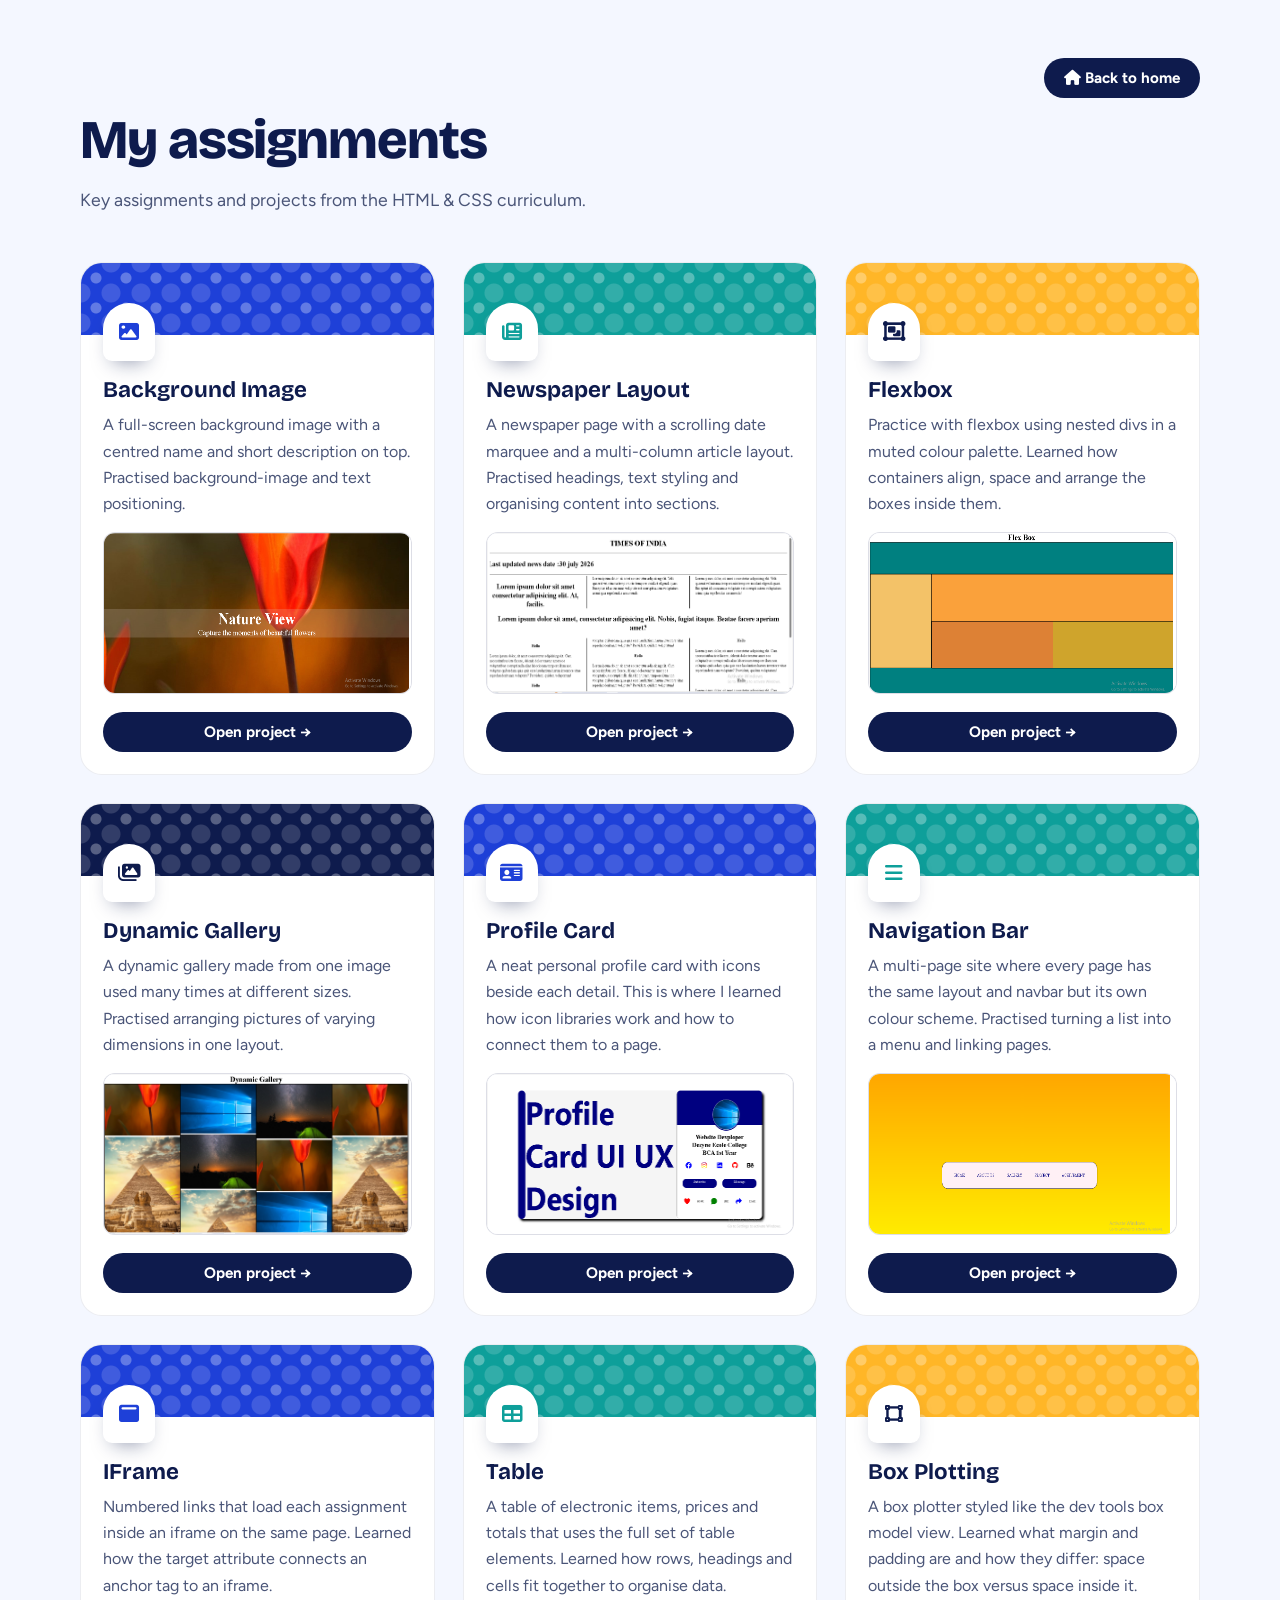
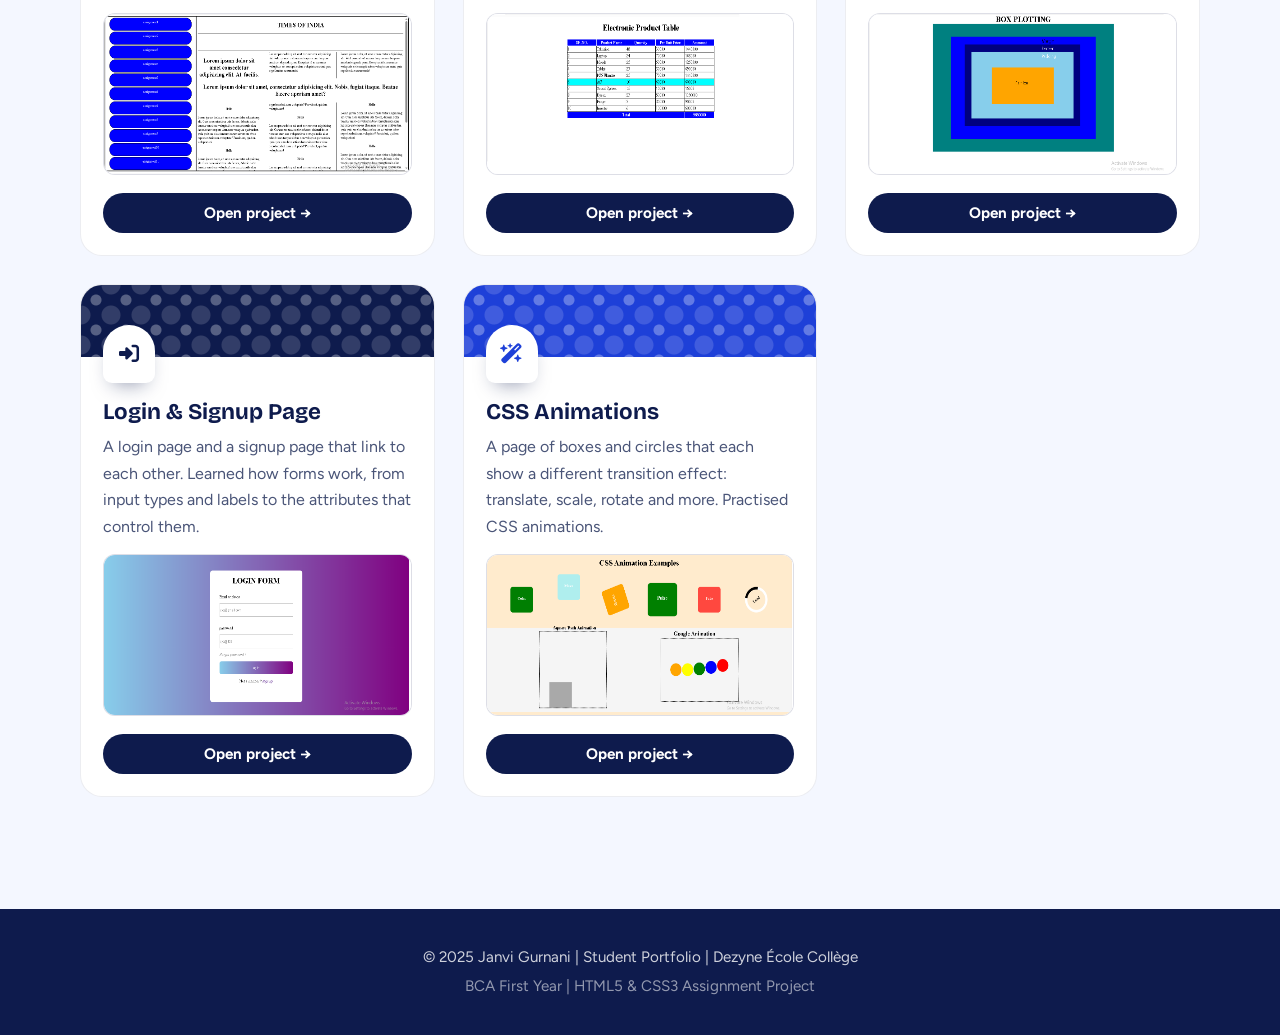
<file: Assignment_Page.html>
<!DOCTYPE html>
<html lang="en">
<head>
    <meta charset="UTF-8">
    <meta name="viewport" content="width=device-width, initial-scale=1.0">
    <title>Assignments | Janvi Gurnani</title>
    <link rel="stylesheet" href="style.css">
    <link href="https://fonts.googleapis.com/css2?family=Bricolage+Grotesque:opsz,wght@12..96,200..800&family=Figtree:ital,wght@0,300..900;1,300..900&display=swap" rel="stylesheet">
    <link rel="stylesheet" href="https://cdnjs.cloudflare.com/ajax/libs/font-awesome/6.4.0/css/all.min.css">
</head>
<body class="assignments-page">
    <!-- <header>
        <div class="navbar">
            <a class="logo" href="index.html">
                <span class="dot"></span>
                <span class="name">Janvi Gurnani</span>
            </a>
            <nav>
                <ul>
                    <li><a href="index.html#home">Home</a></li>
                    <li><a href="index.html#about">About</a></li>
                    <li><a href="index.html#skills">Skills</a></li>
                    <li><a href="index.html#myassignments">Assignments</a></li>
                    <li><a class="blue" href="index.html#contact-me">Contact</a></li>
                </ul>
            </nav>
        </div>
    </header> -->
    <main>
<section class="assignment" id="myassignments">
  <div class="assignment-grid">
    <a class="back-btn" href="index.html">
      <i class="fas fa-house"></i> Back to home
    </a>
    <h2 class="page-title">My assignments</h2>
    <p class="page-lead">Key assignments and projects from the HTML &amp; CSS curriculum.</p>
    <div class="assign-grid">
    <article class="card" id="project-1">
      <!-- PUT YOUR ASSIGNMENT PATH IN href BELOW (this one link makes the whole card clickable) -->
      <a class="card-link" href="assets/Janvi Ass-1/Nature view.html"></a>
      <div class="card-top">
        <div class="card-icon">
          <i class="fas fa-image"></i>
        </div>
      </div>
      <div class="card-body">
        <h3>Background Image</h3>
        <p class="task">A full-screen background image with a centred name and short description on top. Practised background-image and text positioning.</p>
        <div class="shot">
          <div class="shot-view">
            <img src="assets/picture/ass-1.jpg" alt="Background Image">
          </div>
        </div>
        <span class="open-btn">Open project →</span>
      </div>
      </article>
      <article class="card" id="project-2">
        <a class="card-link" href="assets/Janvi Ass-2/newspaper.HTML"></a>
        <div class="card-top t2">
          <div class="card-icon">
            <i class="fas fa-newspaper"></i>
          </div>
        </div>
        <div class="card-body">
          <h3>Newspaper Layout</h3>
          <p class="task">A newspaper page with a scrolling date marquee and a multi-column article layout. Practised headings, text styling and organising content into sections.</p>
          <div class="shot">
            <div class="shot-view">
              <img src="assets/picture/ass-2.jpg" alt="">
            </div>
          </div>
          <span class="open-btn">Open project →</span>
        </div>
      </article>
      <article class="card" id="project-3">
        <a class="card-link" href="assets/Janvi Ass-3/flexbox.html"></a>
        <div class="card-top t3">
          <div class="card-icon">
            <i class="fas fa-object-group"></i>
          </div>
        </div>
        <div class="card-body">
          <h3>Flexbox</h3>
          <p class="task">Practice with flexbox using nested divs in a muted colour palette. Learned how containers align, space and arrange the boxes inside them.</p>
          <div class="shot">
            <div class="shot-view">
              <img src="assets/picture/ass-3.jpg" alt="">
            </div>
          </div>
          <span class="open-btn">Open project →</span>
        </div>
      </article>
      <article class="card" id="project-4">
        <a class="card-link" href="assets/Janvi Ass-4/dynamic.html"></a>
        <div class="card-top t4">
          <div class="card-icon">
            <i class="fas fa-images"></i>
          </div>
        </div>
        <div class="card-body">
          <h3>Dynamic Gallery</h3>
          <p class="task">A dynamic gallery made from one image used many times at different sizes. Practised arranging pictures of varying dimensions in one layout.</p>
          <div class="shot">
            <div class="shot-view">
              <img src="assets/picture/ass-4.jpg" alt="">
            </div>
          </div>
          <span class="open-btn">Open project →</span>
        </div>
      </article>
      <article class="card" id="project-5">
        <a class="card-link" href="assets/Janvi Ass-5/profile card.html"></a>
        <div class="card-top t5">
          <div class="card-icon">
            <i class="fas fa-id-card"></i>
          </div>
        </div>
        <div class="card-body">
          <h3>Profile Card</h3>
          <p class="task">A neat personal profile card with icons beside each detail. This is where I learned how icon libraries work and how to connect them to a page.</p>
          <div class="shot">
            <div class="shot-view">
              <img src="assets/picture/ass-5.jpg" alt="">
            </div>
          </div>
          <span class="open-btn">Open project →</span>
        </div>
      </article>
      <article class="card" id="project-6">
        <a class="card-link" href="aassets/Janvi Ass-6/home.html"></a>
        <div class="card-top t6">
          <div class="card-icon">
            <i class="fas fa-bars"></i>
          </div>
        </div>
        <div class="card-body">
          <h3>Navigation Bar</h3>
          <p class="task">A multi-page site where every page has the same layout and navbar but its own colour scheme. Practised turning a list into a menu and linking pages.</p>
          <div class="shot">
            <div class="shot-view">
              <img src="assets/picture/ass-6.jpg" alt="">
            </div>
          </div>
          <span class="open-btn">Open project →</span>
        </div>
      </article>
      <article class="card" id="project-7">
        <a class="card-link" href="assets/Janvi Ass-7/iframe.html"></a>
        <div class="card-top">
          <div class="card-icon">
            <i class="fas fa-window-maximize"></i>
          </div>
        </div>
        <div class="card-body">
          <h3>IFrame</h3>
          <p class="task">Numbered links that load each assignment inside an iframe on the same page. Learned how the target attribute connects an anchor tag to an iframe.</p>
          <div class="shot">
            <div class="shot-view">
              <img src="assets/picture/ass-7.jpg" alt="">
            </div>
          </div>
          <span class="open-btn">Open project →</span>
        </div>
      </article>
      <article class="card" id="project-8">
        <a class="card-link" href="assets/Janvi Ass-8/table.html"></a>
        <div class="card-top t2">
          <div class="card-icon">
            <i class="fas fa-table"></i>
          </div>
        </div>
        <div class="card-body">
          <h3>Table</h3>
          <p class="task">A table of electronic items, prices and totals that uses the full set of table elements. Learned how rows, headings and cells fit together to organise data.</p>
          <div class="shot">
            <div class="shot-view">
              <img src="assets/picture/ass-8.jpg" alt="">
            </div>
          </div>
          <span class="open-btn">Open project →</span>
        </div>
      </article>
      <article class="card" id="project-9">
        <a class="card-link" href="assets/Janvi Ass-9/box.html"></a>
        <div class="card-top t3">
          <div class="card-icon">
            <i class="fas fa-vector-square"></i>
          </div>
        </div>
        <div class="card-body">
          <h3>Box Plotting</h3>
          <p class="task">A box plotter styled like the dev tools box model view. Learned what margin and padding are and how they differ: space outside the box versus space inside it.</p>
          <div class="shot">
            <div class="shot-view">
              <img src="assets/picture/ass-9.jpg" alt="">
            </div>
          </div>
          <span class="open-btn">Open project →</span>
        </div>
      </article>
      <article class="card" id="project-10">
        <a class="card-link" href="assets/Janvi Ass-10/login form.html"></a>
        <div class="card-top t4">
          <div class="card-icon">
            <i class="fas fa-right-to-bracket"></i>
          </div>
        </div>
        <div class="card-body">
          <h3>Login &amp; Signup Page</h3>
          <p class="task">A login page and a signup page that link to each other. Learned how forms work, from input types and labels to the attributes that control them.</p>
          <div class="shot">
            <div class="shot-view">
              <img src="assets/picture/ass-10.jpg" alt="">
            </div>
          </div>
          <span class="open-btn">Open project →</span>
        </div>
      </article>
      <article class="card" id="project-11">
        <a class="card-link" href="assets/Janvi Ass-11/animation.html"></a>
        <div class="card-top t5">
          <div class="card-icon">
            <i class="fas fa-wand-magic-sparkles"></i>
          </div>
        </div>
        <div class="card-body">
          <h3>CSS Animations</h3>
          <p class="task">A page of boxes and circles that each show a different transition effect: translate, scale, rotate and more. Practised CSS animations.</p>
          <div class="shot">
            <div class="shot-view">
              <img src="assets/picture/ass-11.jpg" alt="">
            </div>
          </div>

          <span class="open-btn">Open project →</span>
        </div>
      </article>
    </div>
  </div>
</section>
    </main>
<footer>
  <p>© 2025 Janvi Gurnani | Student Portfolio | Dezyne École Collège</p>
  <p>BCA First Year | HTML5 &amp; CSS3 Assignment Project</p>
</footer>

</body>
</html>
</file>
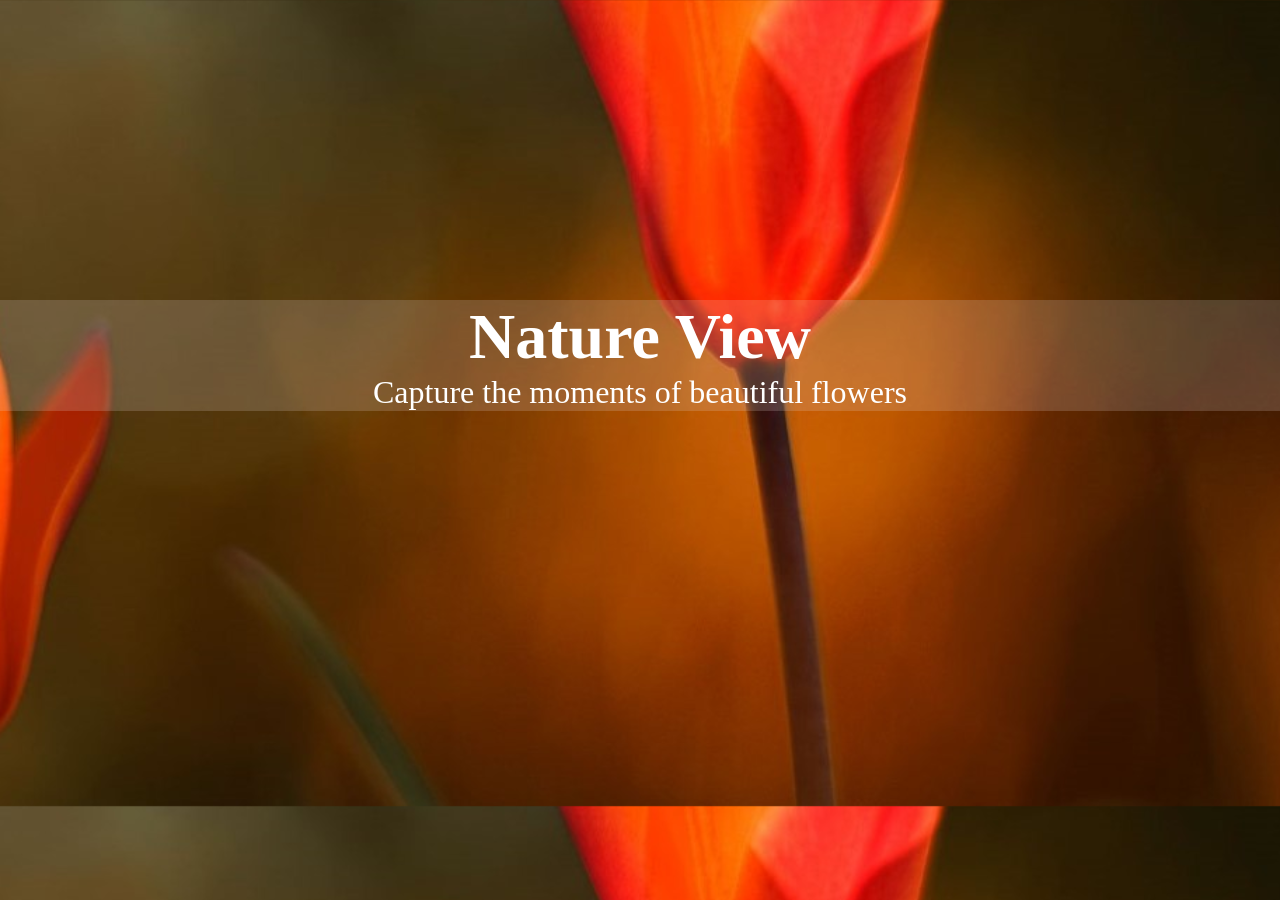
<file: assets/Janvi Ass-1/Nature view.html>
<!DOCTYPE html>
<html lang="en">
<head>
    <meta charset="UTF-8">
    <meta name="viewport" content="width=device-width, initial-scale=1.0">
    <title>Document</title>
      <style> 
          body{
            background-image: url(Capture\ 1.PNG);
            background-size:cover;
          }
          .box{
            text-align: center;
            margin-top: 300px;
            color:white;
            background-color: rgba(223, 211, 211, 0.2);
            font-size: xx-large;
          }   
          *{
            margin: 0;
            padding: 0;
          }
        </style>
</head>
<body>
   <div class="box">
    <h1>Nature View</h1>
    <p>Capture the moments of beautiful flowers</p>
   </div>
</body>
</html>
</file>
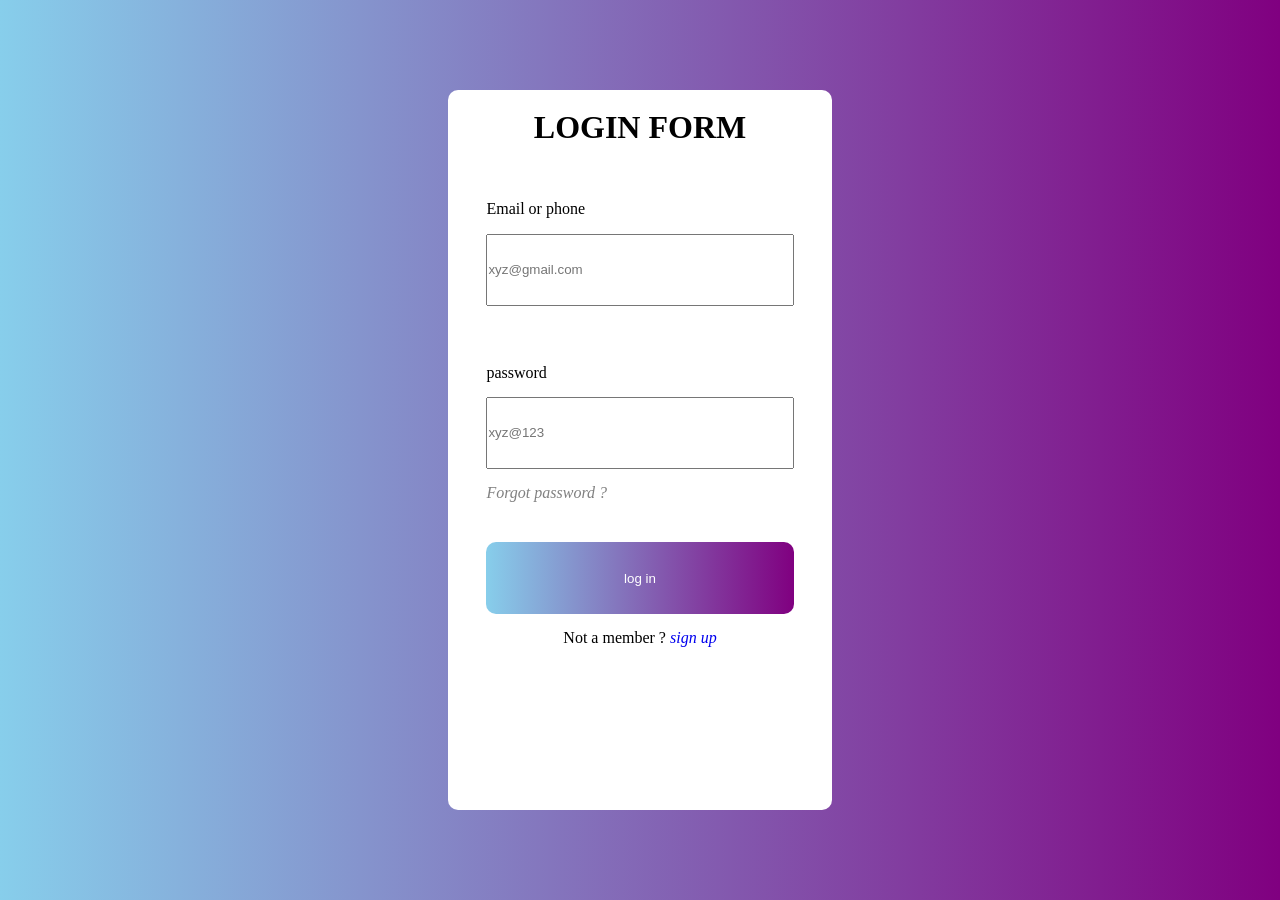
<file: assets/Janvi Ass-10/login form.html>
<!DOCTYPE html>
<html lang="en">
<head>
    <meta charset="UTF-8">
    <meta name="viewport" content="width=device-width, initial-scale=1.0">
    <title>Document</title>
    <link rel="stylesheet" href="signup.html">
    <style>
        *{
            margin: 0;
            padding: 0;
            box-sizing: border-box;
        }
        body{
            height: 100vh;
            display: flex;
            justify-content: center;
            align-items: center;
            background:linear-gradient(90deg,skyblue,purple);
        }
        form{
            height: 80%;
            width: 30%;
            border-radius: 10px; 
            background-color: white;
        }
        .email,.password,.login{
            /* border: 1px solid black; */
            width: 80%;
            height: 20%;
            margin: auto;
            margin-top: 5%;
        }
        h1{
            height: 10%;
            margin-top: 5%;
        }
        input{
            margin-top: 5%;
            width: 100%;
            height: 50%;
        }
        p{
            margin-top: 5%;
        }
        #login{
            background:linear-gradient(90deg,skyblue,purple);
            border: none;
            border-radius: 10px;
            color: white;
        }
        .password>p{
            color: grey;
            font-style: italic;
        }
        .login>p{
            text-align: center;
        }
        a{
            text-decoration: none;
            font-style: italic;
        }

    </style>
</head>
<body>
        <form action="">
            <h1 align="center">LOGIN FORM</h1>
            <div class="email">
                <label for=""> Email or phone</label>
                <input type="email" placeholder="xyz@gmail.com">
            </div>
             <div class="password">
                <label for=""> password</label>
                <input type="password" placeholder="xyz@123">
                <p>Forgot password ?</p>
            </div>
            <div class="login">
                <input type="button" value="log in" id="login">
                <p>Not a member ? <a href="signup.html"> sign up</a></p>
            </div>
        </form>
</body>
</html>
</file>
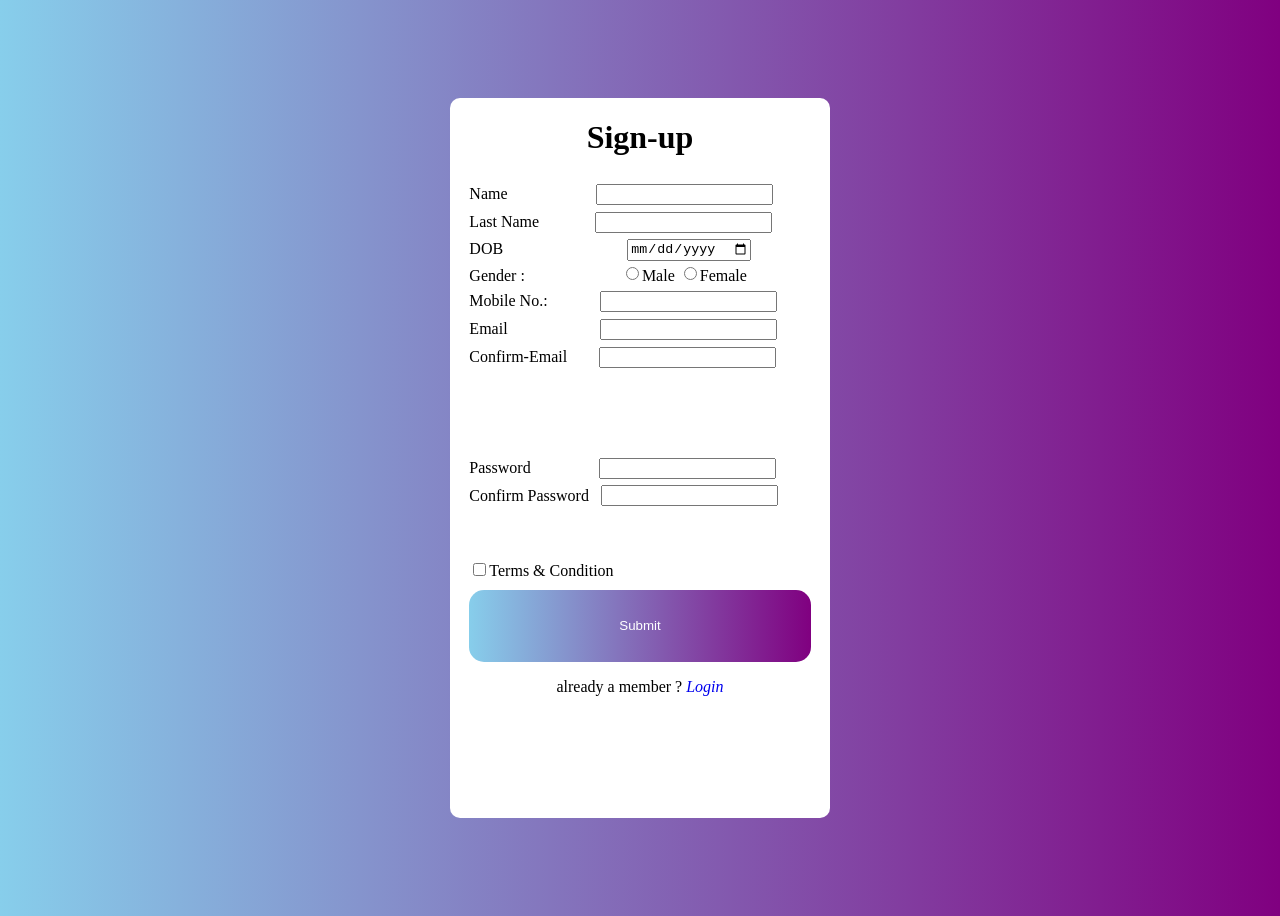
<file: assets/Janvi Ass-10/signup.html>
<!DOCTYPE html>
<html lang="en">
<head>
    <meta charset="UTF-8">
    <meta name="viewport" content="width=device-width, initial-scale=1.0">
    <title>Document</title>
    <style>
        body{
            height: 100vh;
            background: linear-gradient(90deg,skyblue,purple);
            display: flex;
            align-items: center;
            justify-content: center;
        }
        form{
            height: 80%;
            width: 30%;
            background-color: white;
            border-radius: 10px;
        }
        h1{
            height: 5%;
            /* border: 1px solid black; */
        }
        .basic{
            height: 37%;
            width: 90%;
            /* border: 1px solid black; */
            margin: auto;
            margin-top: 2%;
        }
        .password{
            height: 13%;
            width: 90%;
            /* border: 1px solid black; */
            margin: auto;
            margin-top: 2%;
        }
        input{
            margin-top: 2%;
        }
        .term{
            width: 90%;
            height: 20%;
            margin: auto;
            margin-top: 3%;
        }
        button{
            width: 100%;
            height: 50%;
            background: linear-gradient(90deg,skyblue,purple);
            color: white;
            margin-top: 3%;
            border: none;
            border-radius: 15px;
        }
        a{
            text-decoration: none;
        }

    </style>
</head>
<body> 
    <form action="">
        <h1 align="center">Sign-up</h1>
        <div class="basic">
            <label for="">Name</label>&nbsp;&nbsp;&nbsp;&nbsp;&nbsp;&nbsp;&nbsp;&nbsp;&nbsp;&nbsp;&nbsp;&nbsp;&nbsp;&nbsp;&nbsp;&nbsp;&nbsp;&nbsp;&nbsp;&nbsp;&nbsp;
            <input type="text"><br>
            <label for=""> Last Name</label>&nbsp;&nbsp;&nbsp;&nbsp;&nbsp;&nbsp;&nbsp;&nbsp;&nbsp;&nbsp;&nbsp;&nbsp;&nbsp;
            <input type="text"><br>
            <label for="">DOB</label>&nbsp;&nbsp;&nbsp;&nbsp;&nbsp;&nbsp;&nbsp;&nbsp;&nbsp;&nbsp;&nbsp;&nbsp;&nbsp;&nbsp;&nbsp;&nbsp;&nbsp;&nbsp;&nbsp;&nbsp;&nbsp;&nbsp;&nbsp;&nbsp;&nbsp;&nbsp;&nbsp;&nbsp;&nbsp;&nbsp;
            <input type="date"><br>
            <label for="">Gender :</label>&nbsp;&nbsp;&nbsp;&nbsp;&nbsp;&nbsp;&nbsp;&nbsp;&nbsp;&nbsp;&nbsp;&nbsp;&nbsp;&nbsp;&nbsp;&nbsp;&nbsp;&nbsp;&nbsp;&nbsp;&nbsp;&nbsp;&nbsp;
            <input type="radio" name="gender" id="">Male
            <input type="radio" name="gender" id="">Female<br>
            <label for="">Mobile No.:</label>&nbsp;&nbsp;&nbsp;&nbsp;&nbsp;&nbsp;&nbsp;&nbsp;&nbsp;&nbsp;&nbsp;&nbsp;
            <input type="tel"><br>
            <label for="">Email</label>&nbsp;&nbsp;&nbsp;&nbsp;&nbsp;&nbsp;&nbsp;&nbsp;&nbsp;&nbsp;&nbsp;&nbsp;&nbsp;&nbsp;&nbsp;&nbsp;&nbsp;&nbsp;&nbsp;&nbsp;&nbsp;&nbsp;
            <input type="email"><br>
            <label for="">Confirm-Email</label>&nbsp;&nbsp;&nbsp;&nbsp;&nbsp;&nbsp;&nbsp;
            <input type="email"><br>
        </div>
        <div class="password">
            <label for="">Password</label>&nbsp;&nbsp;&nbsp;&nbsp;&nbsp;&nbsp;&nbsp;&nbsp;&nbsp;&nbsp;&nbsp;&nbsp;&nbsp;&nbsp;&nbsp;&nbsp;
            <input type="password"><br>
            <label for=""> Confirm Password </label>&nbsp;
            <input type="password"><br>
        </div>
        <div class="term">
            <input type="checkbox" name="" id="box">Terms & Condition <br>
            <button>Submit</button>
            <p align="center">already a member ? <a href="loginup .html"><i>Login</i></a></p>
        </div>
    </form>

</body>
</html>
</file>
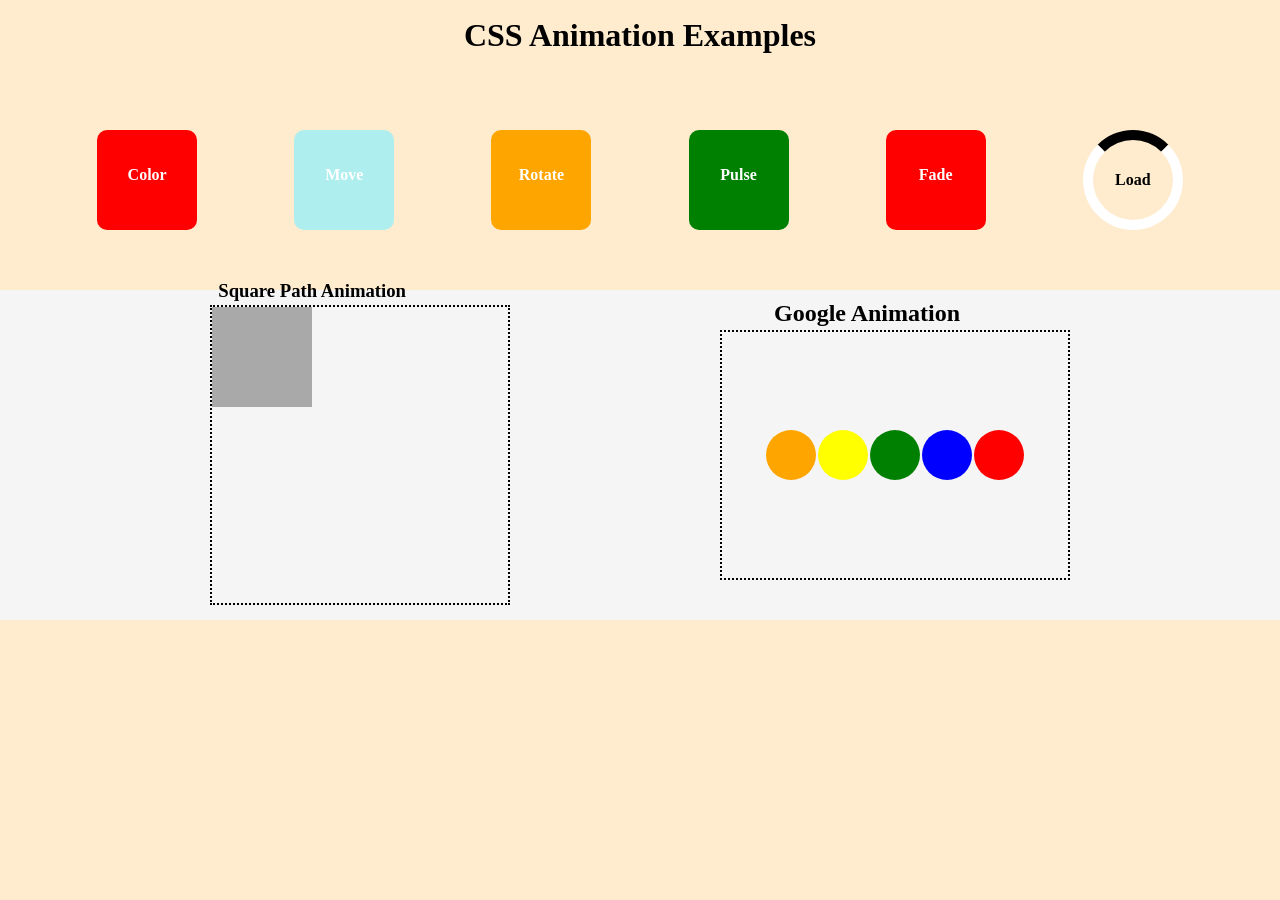
<file: assets/Janvi Ass-11/animation.html>
<!DOCTYPE html>
<html lang="en">
<head>
    <meta charset="UTF-8">
    <meta name="viewport" content="width=device-width, initial-scale=1.0">
    <title>Document</title>
    <style>
        body{
            background-color:blanchedalmond;
        }
        h1{
            text-align: center;
            line-height: 70px;
        }
        .con{
            height: 550px;
        }
        .top{
            height: 40%;
            width: 100%;
            /* background-color: aliceblue; */
            display: flex;
            align-items: center;
            justify-content: space-evenly;
        }
        .box1{
            height: 100px;
            width: 100px;
            background-color: red;
            border-radius: 10%;
            animation-name: color;
            animation-duration: 5s;
            animation-iteration-count: infinite;
        }
        @keyframes color{
            0%{
                background-color: red;
            }
            33%{
                background-color: blue;
            }
            66%{
                background-color: green;
            }
            100%{
                background-color: orange;
            }
        }
        .box2{
            height: 100px;
            width: 100px;
            background-color: paleturquoise;
            border-radius: 10%;
            animation-name: move;
            animation-duration: 5s;
            animation-iteration-count: infinite;
        }
        @keyframes move{
            0%{
                transform: translate(0,0);
            }
            33%{
                transform: translate(0,50px);
            }
            66%{
                transform: translate(0,-50px);
            }
            100%{
                transform: translate(0,0);
            }
        }
        .box3{
            height: 100px;
            width: 100px;
            background-color: orange;
            border-radius: 10%;
            animation-name: rotate;
            animation-duration: 5s;
            animation-iteration-count: infinite;
        }
        @keyframes rotate{
            0%{
                transform: rotate(0deg);
            }
            25%{
                transform: rotate(90deg);
            }
            50%{
                transform: rotate(180deg);
            }
            75%{
                transform: rotate(270deg);
            }
            100%{
                transform: rotate(360deg);
            }
        }
        .box4{
            height: 100px;
            width: 100px;
            background-color:green;
            border-radius: 10%;
            animation-name: pulse;
            animation-duration: 5s;
            animation-iteration-count: infinite;
        }
        @keyframes pulse{
            0%{
                transform: scale(1);
            }
            50%{
                transform: scale(1.5);
            }
            100%{
                transform: scale(1);
            }
        }
        .box5{
            height: 100px;
            width: 100px;
            background-color:red;
            border-radius: 10%;
            animation-name: fade;
            animation-duration: 5s;
        }
        @keyframes fade{
            0%{
                opacity: 1;
            }
            50%{
                opacity: .5;
            }
            100%{
                opacity: 1;
            }
        }
        .box6{
            height: 100px;
            width: 100px;
            border: 10px solid white;
            border-top: 10px solid black;
            border-radius: 50%;
            display: flex;
            align-items: center;
            justify-content: center;
            animation-name: unknown;
            animation-duration: 5s;
            animation-iteration-count: infinite;
        }
        @keyframes unknown{
            /* 0%{
                transform: rotate(0deg);
            } */
            to{
                transform: rotate(360deg);
            }
        }
        h4{
            text-align: center;
            color: white;
            line-height: 90px;
        }
        .bottom{
            height: 60%;
            width: 100%;
            background-color: whitesmoke;
            display: flex;
            align-items: center;
            justify-content: space-evenly;
        }
        .sq{
            height: 300px;
            width: 300px;
            border: 2px dotted black;
        }
        .b{
            height: 100px;
            width: 100px;
            background-color: darkgray;
            /* border-radius: 10%; */
            animation-name: moving;
            animation-duration: 5s;
            animation-iteration-count: infinite;
        }
        @keyframes moving{
            0%{
                transform: translate(0,0);
            }
            25%{
                transform: translate(196px,0);
            }
            50%{
                transform: translate(196px,196px);
            }
            75%{
                transform: translate(0,196px);
            }
            100%{
                transform: translate(0,0);
            }
        }
        .a{
            height: 250px;
            width: 350px;
            gap: 2px;
            border: 2px dotted black;
            display: flex;
            align-items: center;
            justify-content: center;
        }
        .google{
            height: 50px;
            width: 50px;
            /* border: 1px solid black; */
            border-radius: 50%;
            animation-name: ek;
            animation-duration: 3s;
            animation-iteration-count: infinite;
            animation-timing-function: ease-in-out;
        }
        @keyframes ek{
            0%,100%{
                transform: translate(0);
            }
            33%{
                transform: translate(0,-30px);
            }
        }
        .g1{
            background-color: red;
        }
        .g1{
            background-color: orange;
        }
        .g2{
            background-color: yellow;
            animation-delay: .3s;
        }
        .g3{
            background-color: green;
            animation-delay: .6s;
        }
        .g4{
            background-color: blue;
            animation-delay: .9s;
        }
        .g5{
            background-color: red;
            animation-delay: 1.2s;
        }
        h3{
            position: absolute;
            right: 874px;
            top: 280px;
        }
        h2{
            position: absolute;
            right: 320px;
            top: 300px;
        }
        *{
            margin: 0;
            padding: 0;
            box-sizing: border-box;
        }
    </style>
</head>
<body>
    <div class="con">
        <h1>CSS Animation Examples </h1>
        <div class="top">
            <div class="box1"><h4>Color</h4></div>
            <div class="box2"><h4>Move</h4></div>
            <div class="box3"><h4>Rotate</h4></div>
            <div class="box4"><h4>Pulse</h4></div>
            <div class="box5"><h4>Fade</h4></div>
            <div class="box6"><h4 style="color: black;">Load</h4></div>
        </div>
        <h3 align="center">Square Path Animation</h3>
        <div class="bottom">
            <div class="sq">
                <div class="b"></div>
            </div>
            <div class="a">
                <h2>Google Animation</h2>
                <div class="google g1"></div>
                <div class="google g2"></div>
                <div class="google g3"></div>
                <div class="google g4"></div>
                <div class="google g5"></div>
            </div>
        </div>
    </div>
</body>
</html>
</file>
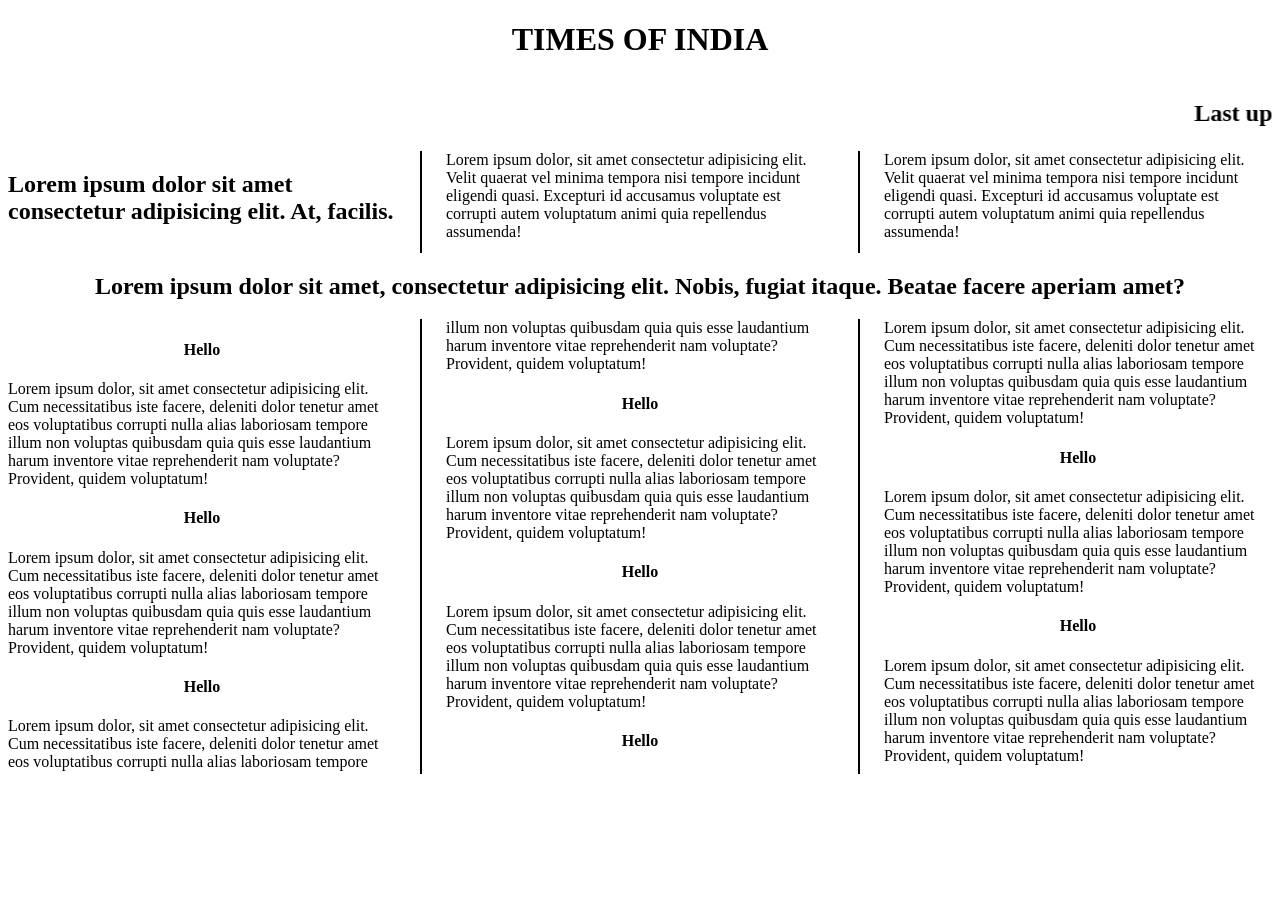
<file: assets/Janvi Ass-2/newspaper.HTML>
<!DOCTYPE html>
<html lang="en">
<head>
    <meta charset="UTF-8">
    <meta name="viewport" content="width=device-width, initial-scale=1.0">
    <title>Document</title>
    <style>
        .three,.a{
            column-count:3;
            column-rule:2px solid black;
            column-gap:50px;
            background color:cream;
        }    
    </style>
</head>
<body>
    <h1 align="center">TIMES OF INDIA</h1>
    <marquee behavior="" direction=""><h2> Last updated news date :30 july 2026</h2></marquee>
    <div class="three">
        <h2>Lorem ipsum dolor sit amet consectetur adipisicing elit. At, facilis.</h2>
        <p> Lorem ipsum dolor, sit amet consectetur adipisicing elit. Velit quaerat vel minima tempora nisi tempore incidunt eligendi quasi. Excepturi id accusamus voluptate est corrupti autem voluptatum animi quia repellendus assumenda! </p>
        <p> Lorem ipsum dolor, sit amet consectetur adipisicing elit. Velit quaerat vel minima tempora nisi tempore incidunt eligendi quasi. Excepturi id accusamus voluptate est corrupti autem voluptatum animi quia repellendus assumenda! </p>
    </div>
    <h2 align ="center">Lorem ipsum dolor sit amet, consectetur adipisicing elit. Nobis, fugiat itaque. Beatae facere aperiam amet?</h2>
    <div class="a">
        <h4 align="center">Hello</h4>
        <P>Lorem ipsum dolor, sit amet consectetur adipisicing elit. Cum necessitatibus iste facere, deleniti dolor tenetur amet eos voluptatibus corrupti nulla alias laboriosam tempore illum non voluptas quibusdam quia quis esse laudantium harum inventore vitae reprehenderit nam voluptate? Provident, quidem voluptatum!</P>
        <h4 align="center">Hello</h4>
        <P>Lorem ipsum dolor, sit amet consectetur adipisicing elit. Cum necessitatibus iste facere, deleniti dolor tenetur amet eos voluptatibus corrupti nulla alias laboriosam tempore illum non voluptas quibusdam quia quis esse laudantium harum inventore vitae reprehenderit nam voluptate? Provident, quidem voluptatum!</P>
        <h4 align="center">Hello</h4>
        <P>Lorem ipsum dolor, sit amet consectetur adipisicing elit. Cum necessitatibus iste facere, deleniti dolor tenetur amet eos voluptatibus corrupti nulla alias laboriosam tempore illum non voluptas quibusdam quia quis esse laudantium harum inventore vitae reprehenderit nam voluptate? Provident, quidem voluptatum!</P>
        <h4 align="center">Hello</h4>
        <P>Lorem ipsum dolor, sit amet consectetur adipisicing elit. Cum necessitatibus iste facere, deleniti dolor tenetur amet eos voluptatibus corrupti nulla alias laboriosam tempore illum non voluptas quibusdam quia quis esse laudantium harum inventore vitae reprehenderit nam voluptate? Provident, quidem voluptatum!</P>
        <h4 align="center">Hello</h4>
        <P>Lorem ipsum dolor, sit amet consectetur adipisicing elit. Cum necessitatibus iste facere, deleniti dolor tenetur amet eos voluptatibus corrupti nulla alias laboriosam tempore illum non voluptas quibusdam quia quis esse laudantium harum inventore vitae reprehenderit nam voluptate? Provident, quidem voluptatum!</P>
        <h4 align="center">Hello</h4>
        <P>Lorem ipsum dolor, sit amet consectetur adipisicing elit. Cum necessitatibus iste facere, deleniti dolor tenetur amet eos voluptatibus corrupti nulla alias laboriosam tempore illum non voluptas quibusdam quia quis esse laudantium harum inventore vitae reprehenderit nam voluptate? Provident, quidem voluptatum!</P>
        <h4 align="center">Hello</h4>
        <P>Lorem ipsum dolor, sit amet consectetur adipisicing elit. Cum necessitatibus iste facere, deleniti dolor tenetur amet eos voluptatibus corrupti nulla alias laboriosam tempore illum non voluptas quibusdam quia quis esse laudantium harum inventore vitae reprehenderit nam voluptate? Provident, quidem voluptatum!</P>
        <h4 align="center">Hello</h4>
        <P>Lorem ipsum dolor, sit amet consectetur adipisicing elit. Cum necessitatibus iste facere, deleniti dolor tenetur amet eos voluptatibus corrupti nulla alias laboriosam tempore illum non voluptas quibusdam quia quis esse laudantium harum inventore vitae reprehenderit nam voluptate? Provident, quidem voluptatum!</P>
    
    </div>
</body>
</html>
</file>
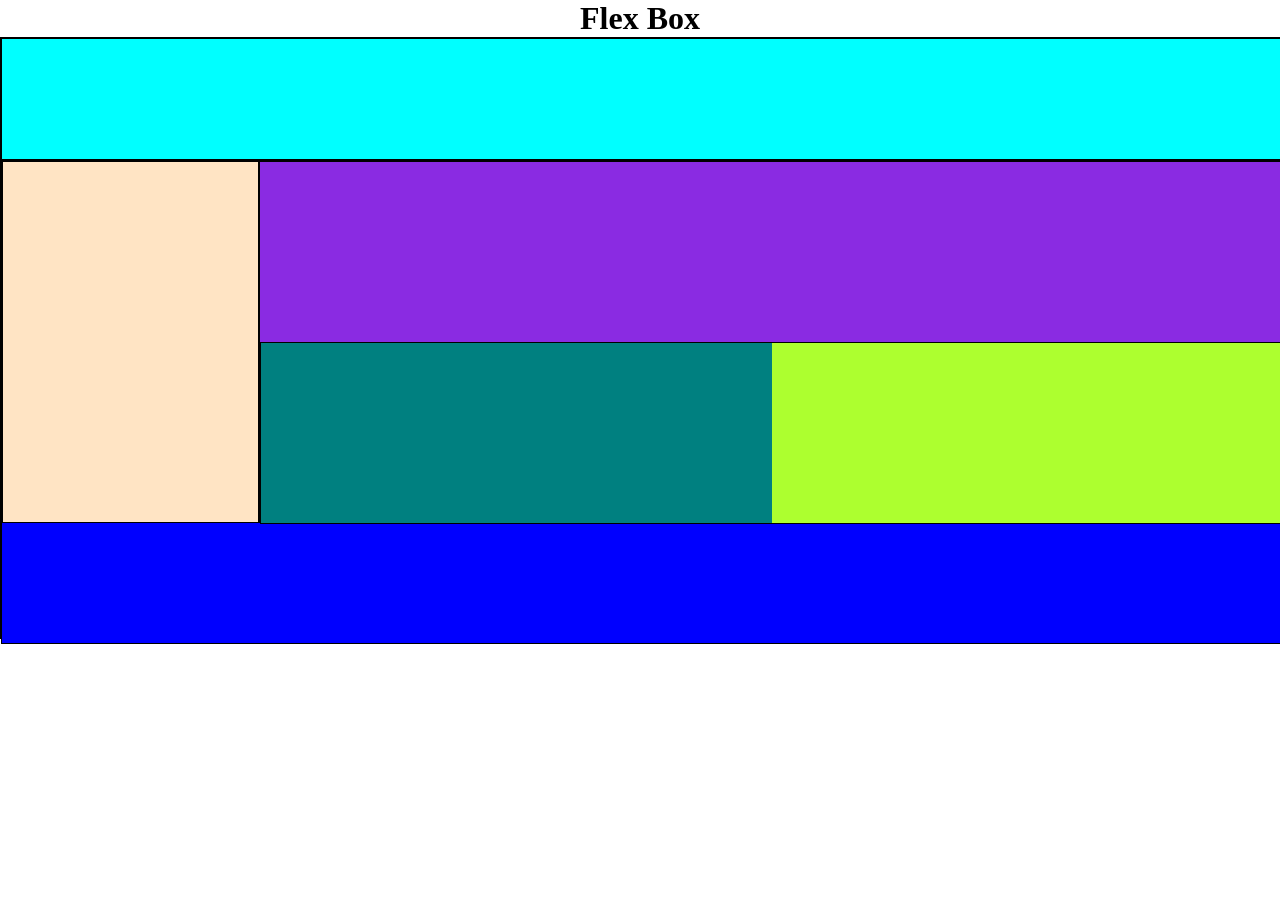
<file: assets/Janvi Ass-3/flexbox.html>
<!DOCTYPE html>
<html lang="en">
<head>
    <meta charset="UTF-8">
    <meta name="viewport" content="width=device-width, initial-scale=1.0">
    <title>Document</title>
    <style>
        .con{
            height: 600px;
            border: 1px solid black;
            width: 100%;
            background-color: antiquewhite;
        }
        .header{
            height: 20%;
            border: 1px solid black;
            width: 100%;
            background-color: aqua;
        }
        .middle{
            height: 60%;
            border: 1px solid black;
            width: 100%;
            display: flex;
            background-color: blanchedalmond;
        }
        .footer{
            height: 20%;
            border: 1px solid black;
            width: 100%;
            background-color: blue;
        }
        .left{
            height: 100%;
            width: 20%;
            border: 1px solid black;
            background-color: bisque;
        }
        .right{
            height: 100%;
            width: 80%;
            border: 1px solid black;
            background-color: blueviolet;

        }
        .top{
            height: 50%;
            width: 100%;
        }
        .bottom{
            height: 50%;
            width: 100%;
            border: 1px solid black;
            display: flex;
            background-color: brown;
        }
        .bottom-left{
            height: 100%;
            width: 50%;
            background-color: teal;
        }
        .bottom-right{
            height: 100%;
            width: 50%;
            background-color: greenyellow;
        }
        *{
            padding: 0;
            margin: 0;
        }
    </style>
</head>
<body>
    <h1 align="center">Flex Box</h1>
    <div class="con">
    <div class="header"></div>
    <div class="middle">
        <div class="left"></div>
        <div class="right">
            <div class="top"></div>
            <div class="bottom">
                <div class="bottom-left"></div>
                <div class="bottom-right"></div>
            </div>
            </div>
        </div>
    <div class="footer"></div>
    </div>
</body>
</html>
</file>
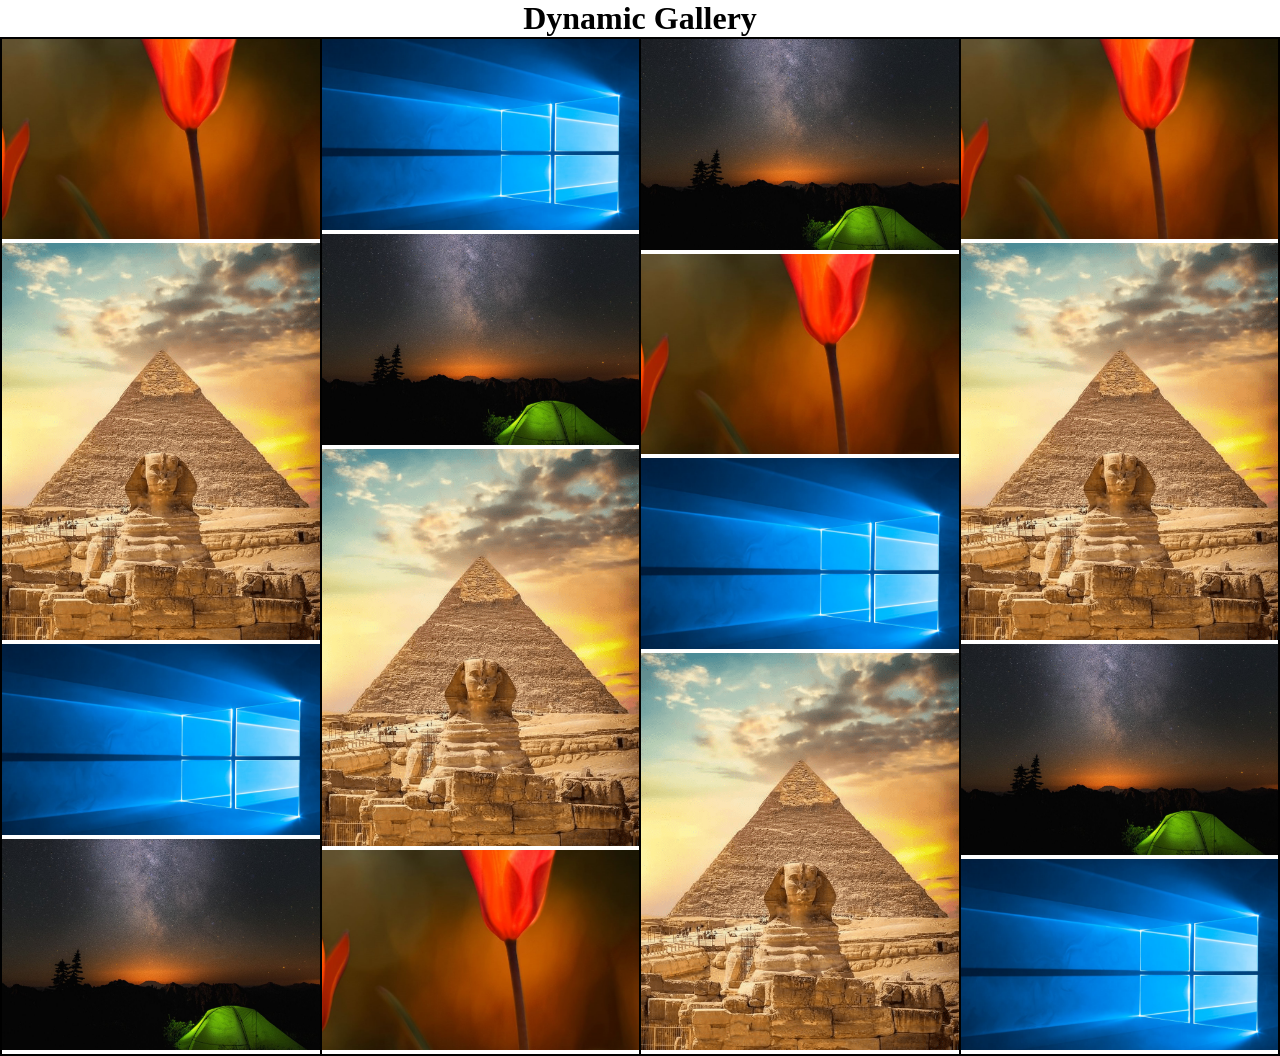
<file: assets/Janvi Ass-4/dynamic.html>
<!DOCTYPE html>
<html lang="en">
<head>
    <meta charset="UTF-8">
    <meta name="viewport" content="width=device-width, initial-scale=1.0">
    <title>Document</title>
    <style>
        .container{
            /* height:600px; */
            border:1px solid black;
            display: flex;
        }
        .box{
            height:100%;
            width:25%;
            border:1px solid black;
        }
        img{
            width:100%;
        }
        *{
            padding:0;
            margin: 0;
            box-sizing: border-box;
        }
    </style>
</head>
<body>
    <h1 align="center"> Dynamic Gallery</h1>
    <div class="container">
        <div class="box">
            <img src="Capture 1.PNG" alt="">
            <img src="Pyramid of Giza.png" alt="">
            <img src="window.png" alt="">
            <img src="nightview.png" alt="">

        </div>
        <div class="box">
           <img src="window.png" alt="">
           <img src="nightview.png" alt="">
           <img src="Pyramid of Giza.png"  alt="">
            <img src="Capture 1.PNG" alt="">
        </div>
         <div class="box">
             <img src="nightview.png" alt="">
           <img src="Capture 1.PNG"alt="">
            <img src="window.png" alt="">
            <img src="Pyramid of Giza.png"alt="">
             </div>
        <div class="box">
            <img src="Capture 1.PNG"  alt="">
            <img src="Pyramid of Giza.png" alt="">
            <img src="nightview.png" alt="">
            <img src="window.png" alt="">
        </div>
    </div>  
</body>
</html>
</file>
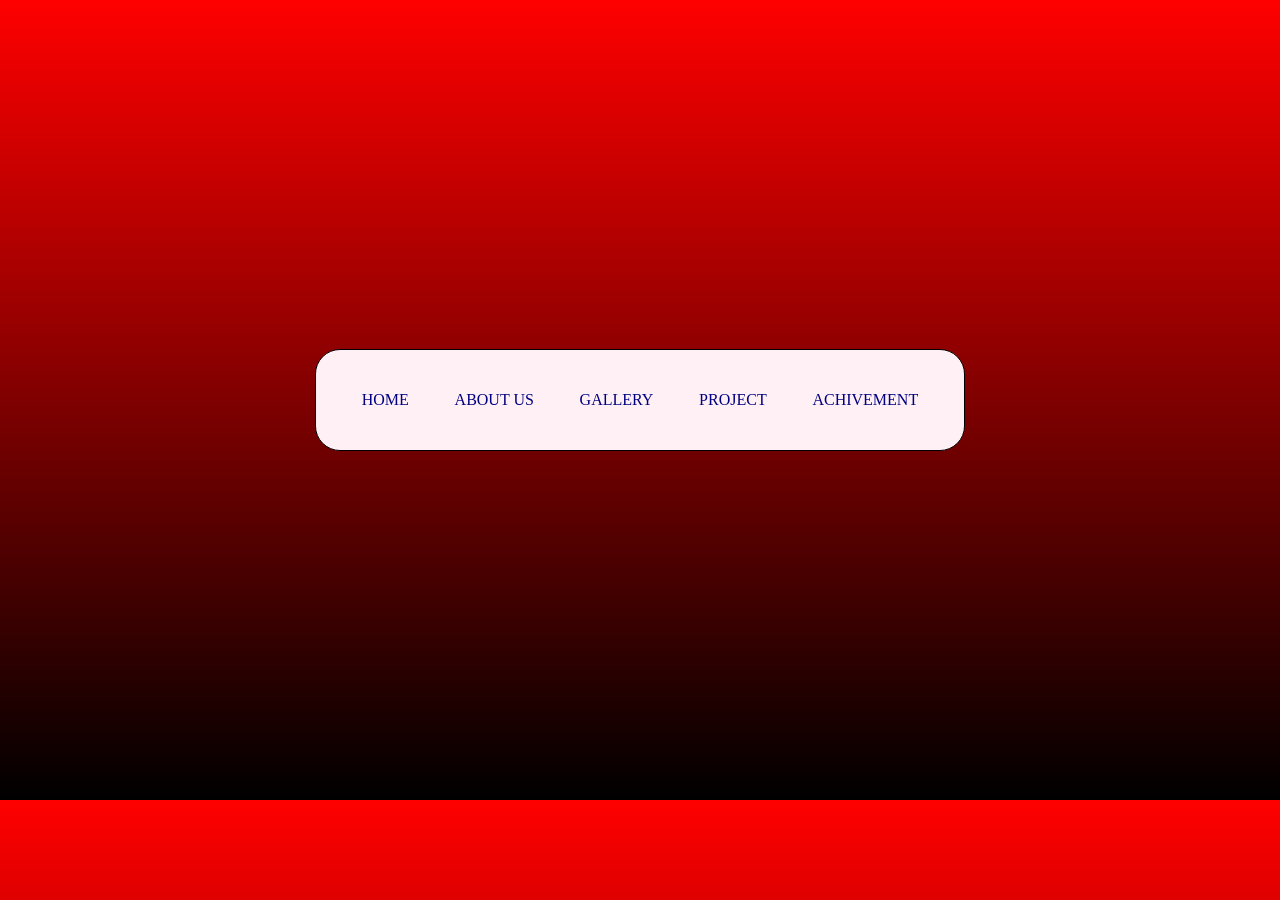
<file: assets/Janvi Ass-6/about us.html>
<!DOCTYPE html>
<html lang="en">
<head>
    <meta charset="UTF-8">
    <meta name="viewport" content="width=device-width, initial-scale=1.0">
    <title>Document</title>
    <style>
      body{
        margin: 0;
        padding: 100px;
        display: flex;
        height: 600px;
        justify-content: center;
        align-items: center;
        background: linear-gradient(red, black);
      }
      .box{
        height: 100px;
        width: 60%;
        border: 1px solid black;
        border-radius: 25px;
        background: lavenderblush;
      }
      ol{
        height: 100%;
        display: flex;
        justify-content: space-evenly;
        align-items: center;
        list-style: none;
        margin: 0;
        padding: 0;
      }
      a{
        text-decoration: none;
        color: navy;
      }

    </style>
</head>
<body>
    <div class="box">
        <ol>
            <li><a href="home1.html"> HOME</a></li>
                <li><a href="about us.html">ABOUT US</a></li>
                <li><a href="Gallery.html">GALLERY</a></li>
                <li><a href="project.html">PROJECT</a></li>
                </li><a href="Achivment.html">ACHIVEMENT</a></li>
        
        </ol>
      
 </div>
    
</body>
</html>
</file>
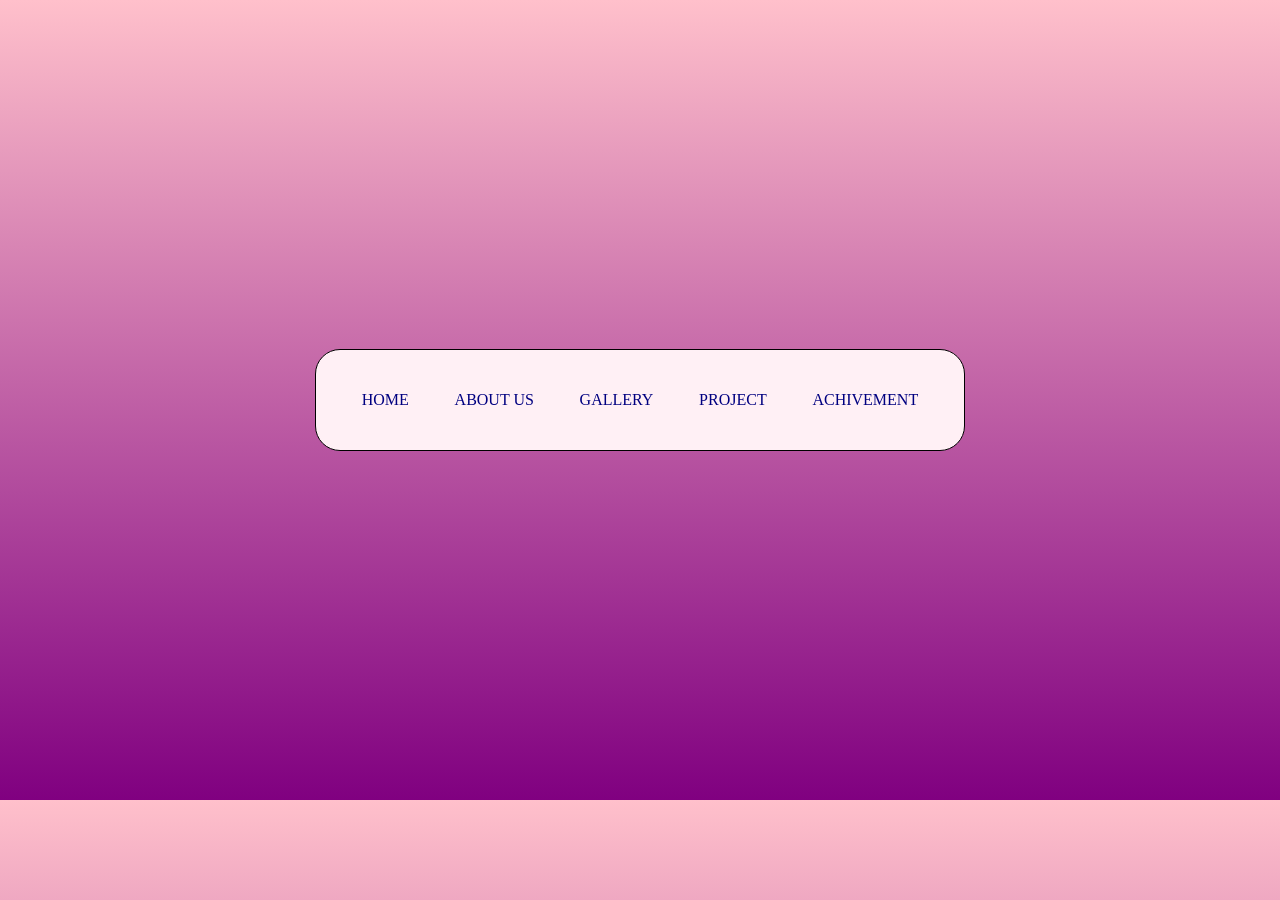
<file: assets/Janvi Ass-6/Achivment.html>
<!DOCTYPE html>
<html lang="en">
<head>
    <meta charset="UTF-8">
    <meta name="viewport" content="width=device-width, initial-scale=1.0">
    <title>Document</title>
    <style>
      body{
        margin: 0;
        padding: 100px;
        display: flex;
        height: 600px;
        justify-content: center;
        align-items: center;
        background: linear-gradient(pink,purple);
      }
      .box{
        height: 100px;
        width: 60%;
        border: 1px solid black;
        border-radius: 25px;
        background: lavenderblush;
      }
      ol{
        height: 100%;
        display: flex;
        justify-content: space-evenly;
        align-items: center;
        list-style: none;
        margin: 0;
        padding: 0;
      }
      a{
        text-decoration: none;
        color: navy;
      }

    </style>
</head>
<body>
    <div class="box">
        <ol>
            <li><a href="home1.html"> HOME</a></li>
                <li><a href="about us.html">ABOUT US</a></li>
                <li><a href="Gallery.html"> GALLERY</a></li>
                <li><a href="project.html">PROJECT</a></li>
                </li><a href="Achivment.html">ACHIVEMENT</a></li>
        
        </ol>
      
 </div>
    
</body>
</html>
</file>
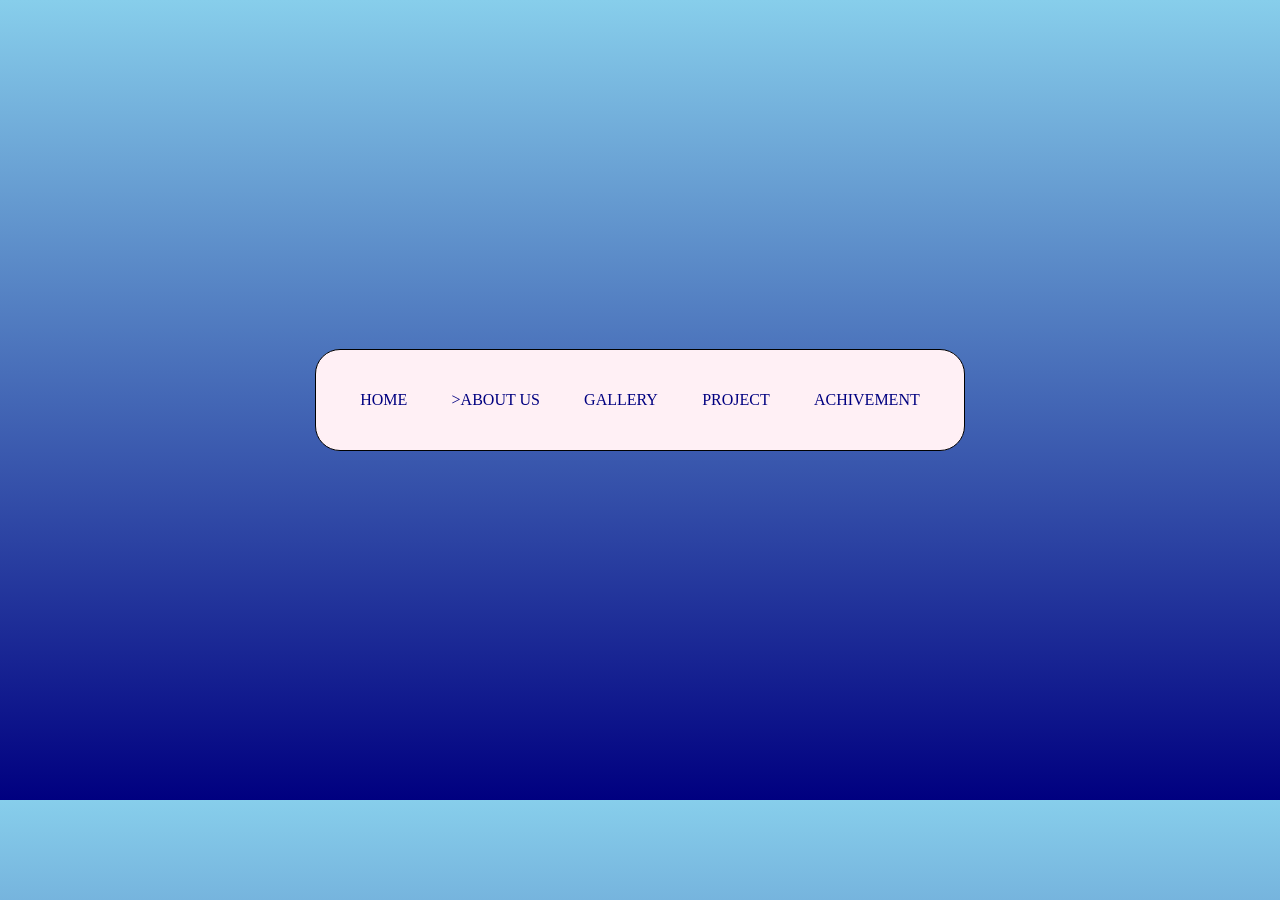
<file: assets/Janvi Ass-6/Gallery.html>
<!DOCTYPE html>
<html lang="en">
<head>
    <meta charset="UTF-8">
    <meta name="viewport" content="width=device-width, initial-scale=1.0">
    <title>Document</title>
    <style>
      body{
        margin: 0;
        padding: 100px;
        display: flex;
        height: 600px;
        justify-content: center;
        align-items: center;
        background: linear-gradient(skyblue,navy);
      }
      .box{
        height: 100px;
        width: 60%;
        border: 1px solid black;
        border-radius: 25px;
        background: lavenderblush;
      }
      ol{
        height: 100%;
        display: flex;
        justify-content: space-evenly;
        align-items: center;
        list-style: none;
        margin: 0;
        padding: 0;
      }
      a{
        text-decoration: none;
        color: navy;
      }

    </style>
</head>
<body>
    <div class="box">
        <ol>
            <li><a href="home1.html"> HOME</a></li>
                <li><a href="about us.html">>ABOUT US</a></li>
                <li><a href="Gallery.html"> GALLERY</a></li>
                <li><a href="project.html">PROJECT</a></li>
                </li><a href="Achivment.html">ACHIVEMENT</a></li>
        
        </ol>
      
 </div>
    
</body>
</html>
</file>
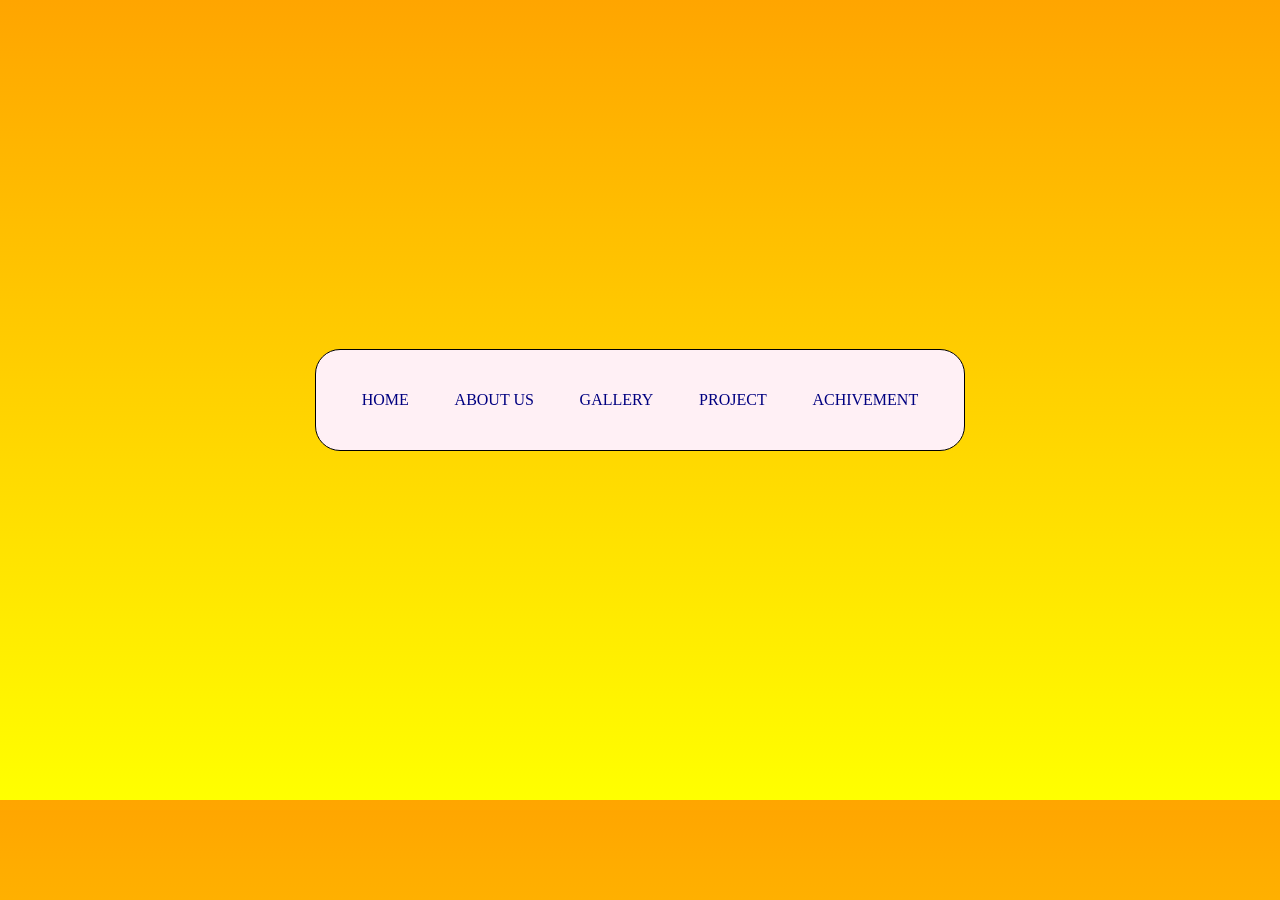
<file: assets/Janvi Ass-6/home.html>
<!DOCTYPE html>
<html lang="en">
<head>
    <meta charset="UTF-8">
    <meta name="viewport" content="width=device-width, initial-scale=1.0">
    <title>Document</title>
    <style>
      body{
        margin: 0;
        padding: 100px;
        display: flex;
        height: 600px;
        justify-content: center;
        align-items: center;
        background: linear-gradient(orange,yellow);
      }
      .box{
        height: 100px;
        width: 60%;
        border: 1px solid black;
        border-radius: 25px;
        background-color: lavenderblush;
      }
      ol{
        height: 100%;
        display: flex;
        justify-content: space-evenly;
        align-items: center;
        list-style: none;
        margin: 0;
        padding: 0;
      }
      a{
        text-decoration: none;
        color: navy;
      }

    </style>
</head>
<body>
    <div class="box">
        <ol>
            <li><a href="index.html"> HOME</a></li>
                <li><a href="about us.html">ABOUT US</a></li>
                <li><a href="Gallery.html"> GALLERY</a></li>
                <li><a href="project.html">PROJECT</a></li>
                </li><a href="Achivment.html">ACHIVEMENT</a></li>
        
        </ol>
      
 </div>
    
</body>
</html>
</file>
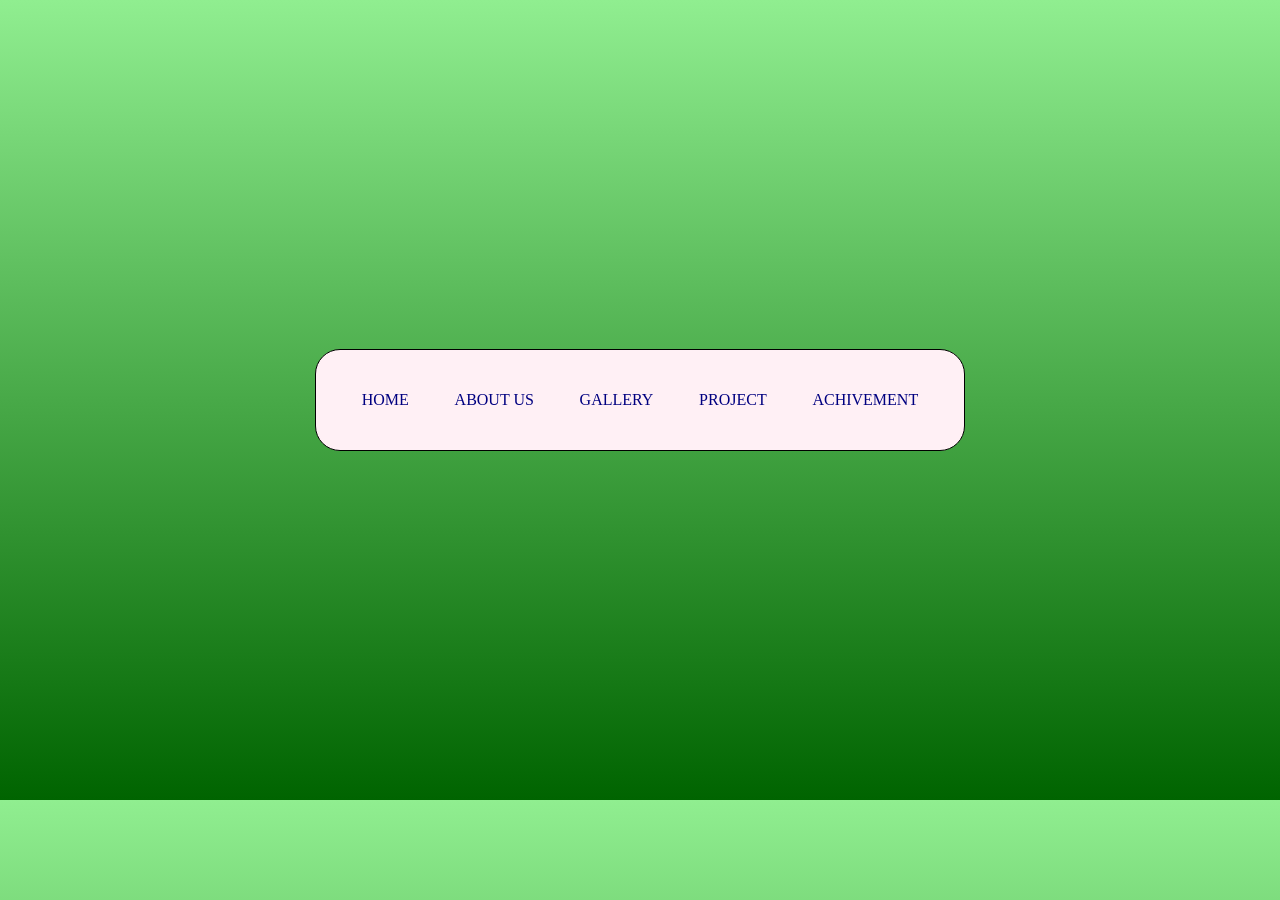
<file: assets/Janvi Ass-6/project.html>
<!DOCTYPE html>
<html lang="en">
<head>
    <meta charset="UTF-8">
    <meta name="viewport" content="width=device-width, initial-scale=1.0">
    <title>Document</title>
    <style>
      body{
        margin: 0;
        padding: 100px;
        display: flex;
        height: 600px;
        justify-content: center;
        align-items: center;
        background: linear-gradient(lightgreen,darkgreen);
      }
      .box{
        height: 100px;
        width: 60%;
        border: 1px solid black;
        border-radius: 25px;
        background: lavenderblush;
      }
      ol{
        height: 100%;
        display: flex;
        justify-content: space-evenly;
        align-items: center;
        list-style: none;
        margin: 0;
        padding: 0;
      }
      a{
        text-decoration: none;
        color: navy;
      }

    </style>
</head>
<body>
    <div class="box">
        <ol>
            <li><a href="index.html"> HOME</a></li>
                <li><a href="about us.html">ABOUT US</a></li>
                <li><a href="Gallery.html"> GALLERY</a></li>
                <li><a href="project.html">PROJECT</a></li>
                </li><a href="Achivment.html">ACHIVEMENT</a></li>
        
        </ol>
      
 </div>
    
</body>
</html>
</file>
<file: style.css>
:root {
  --paper:     #F4F7FF;
  --white:     #FFFFFF;
  --ink:       #0E1B4D;
  --muted:     #4A5578;
  --cobalt:    #1E40D8;
  --turquoise: #0E9F9A;
  --marigold:  #FFB627;
  --display:   'Bricolage Grotesque', system-ui, sans-serif;
  --body:      'Figtree', system-ui, sans-serif;
  --ease:      cubic-bezier(.2, .8, .2, 1);
}
*{
    margin: 0;
    padding: 0;
    box-sizing: border-box;
}
header{
    position: fixed;
    top: 0;
    height: 10vh;
    width: 100%;
    background-color: var(--paper);
    z-index: 1000;
    border: 1px solid rgb(190, 190, 252);
}
body{
    background-color: var(--paper);
}
.navbar{
    width: 100%;
    padding: 10px 110px;
    display: flex;
    justify-content: space-between;
}
ul{
    list-style: none;
    display: flex;
    gap: 1%;
}
nav a{
    display: block;
    padding: 8px 14px;
    border-radius: 49px;
    text-decoration: none;
    font-weight: 600;
    font-size: 1rem;
    color: black;
}
nav a:hover{ 
    background: rgba(30, 64, 216, .1); 
    color: var(--cobalt); 
}
nav a .blue{ 
    background: var(--cobalt); 
    color: #fff; 
}
li>.blue:hover{
    background: var(--ink);
    color: #fff; 
}
.logo{
    display: flex;
    align-items: center;
    gap: 8px;
    font-family: var(--display);
    font-weight: 800;
    font-size: 1.45rem;
    color: var(--cobalt);
    text-decoration: none;
}
.logo>.dot{
    width: 10px;
    height: 10px;
    border-radius: 50%;
    background: var(--marigold);
    animation-name: pulse;
    animation-iteration-count: infinite;
    animation-duration: 2.4s;
    animation-timing-function: ease-in-out;
}
@keyframes pulse{
    0%{
        transform: scale(1);
    }
    50%{
        transform: scale(1.4);
    }
    100%{
        transform: scale(1);
    }
}
li .blue{
    background: var(--cobalt);
    color: #fff;
}
.hero{
    height: 111vh;
}
.hero-grid{
    margin-top: 10vh;
    height: 100vh;
}
.hero-grid{
    content: "";
    position: absolute;
    inset: 0;
    z-index: 0;
    background-image: radial-gradient(circle at 1px 1px, rgba(30, 64, 216, .18) 1.5px, transparent 0);
    background-size: 28px 28px;
}
.hero-grid{
    display: grid;
    grid-template-columns: 1.1fr .9fr;
    gap: 56px;
    padding: 60px 50px;
    align-items: center;
    background-image: radial-gradient(circle at
     1px 1px,
     rgba(30, 64, 216, .18) 1.5px, transparent 0);
}
.college{
    display: inline-flex;
    align-items: center;
    gap: 10px;
    background: var(--white);
    border: 1px solid rgba(14, 27, 77, .1);
    padding: 7px 16px 7px 12px;
    border-radius: 20px;
    font-size: .92rem;
    font-weight: 600;
}
.college .fas{
    color: var(--cobalt);
}
.right h1{
    color: var(--ink);
    font-family: var(--display);
    font-weight: 800;
    font-size: clamp(3.6rem, 10vw, 7.4rem);
    line-height: 0.9;
}
.right>:nth-child(3){
    font-family: var(--display);
    font-weight: 700;
    font-size: clamp(1.3rem, 3vw, 1.8rem);
    color: var(--cobalt);
    display: inline-block;
}
.right>:nth-child(4){
    margin: 16px 0 28px;
    color: var(--muted);
    font-size: 1.1rem;
}
.right>* + *{
    margin-top: 30px;
}
.buttons{
    display: flex;
    gap: 20px;
}
.btn{
    display: inline-flex;
    align-items: center;
    gap: 10px;
    font-weight: 700;
    font-size: 1.05rem;
    text-decoration: none;
    cursor: pointer;
    padding: 14px 26px;
    border-radius: 30px;
    border: 2px solid var(--ink);
    background: var(--ink);
    color: #fff;
}
.buttons>.b2{
    background: transparent;
    color: var(--ink);
    transition: 0.2s;
}
.buttons>.b2:hover{
    background-color: var(--marigold);
    border: 1px solid var(--marigold);
}
.socials{
    display: flex;
    gap: 10px;
    margin-top: 28px;
}
.socials a{
    width: 46px;
    height: 46px;
    display: flex;
    align-items: center;
    justify-content: center;
    border-radius: 50%;
    background: var(--white);
    border: 1px solid rgba(14, 27, 77, .12);
    font-size: 1.1rem;
    text-decoration: none;
    color: var(--ink);
}
.socials a:hover{
    background: var(--cobalt);
    color: #fff;
    transform: translateY(-5px) rotate(-7deg);
}
.oval{
    height: 400px;
    width: 550px;
    position: absolute;
    right: 5%;
    top: 20%;
    z-index: 0;
    border: 2px dashed var(--cobalt);
    border-radius: 50%;
    opacity: .35;
    animation-name: spin;
    animation-iteration-count: infinite;
    animation-duration: 45s;
}
@keyframes spin{
    from{
        transform: rotate(0deg);
    }
    50%{
        transform: rotate(180deg);
    }
    to{
        transform: rotate(360deg);
    }
}
.circle{
    height: 250px;
    width: 250px;
    position: absolute;
    top: 10%;
    right: 10%;
    z-index: 0;
    border-radius: 50%;
    background: var(--marigold);
}
.mirror{
    position: relative;
    margin-left: 10%;
    height: 70vh;
    width: 55vh;
    border-top-left-radius: 200px;
    border-top-right-radius: 200px;
    border: 8px solid var(--white);
    box-shadow: 0 34px 60px -24px rgba(14, 27, 77, .5);
    overflow: hidden;
}
.mirror img{
    height: 100%;
    width: 100%;
    object-fit: cover;
    transition: 0.4s;
}
.mirror:hover img{
    transform: scale(1.1);
}
.html{
    position: absolute;
    top: 34%;
    right: 35%;
    z-index: 2;
    display: flex;
    gap: 10px;
    background: var(--white);
    padding: 10px 18px;
    border-radius: 16px;
    font-weight: 700;
    box-shadow: 0 14px 30px -12px rgba(14, 27, 77, .4);
    font-size: 18px;
    font-family: 'figtree', system-ui, sans-serif;
    color: var(--ink);
    animation-name: float;
    animation-duration: 3.5s;
    animation-iteration-count: infinite;
}
@keyframes float{
    from{
        transform: translateY(10px);
    }
    50%{
        transform: translateY(0px);
    }
    to{
        transform: translateY(10px);
    }
}
.html i{
    font-size: 22px;
    color: #E8591D;
}
.css{
    position: absolute;
    top: 74%;
    right: 10%;
    z-index: 2;
    display: flex;
    gap: 10px;
    background: var(--white);
    padding: 10px 18px;
    border-radius: 16px;
    font-weight: 700;
    font-size: 18px;
    font-family: 'figtree', system-ui, sans-serif;
    box-shadow: 0 14px 30px -12px rgba(14, 27, 77, .4);
    animation-name: float2;
    animation-duration: 3.5s;
    animation-iteration-count: infinite;
}
@keyframes float2{
    from{
        transform: translateY(-10px);
    }
    50%{
        transform: translateY(0px);
    }
    to{
        transform: translateY(-10px);
    }
}
.css i{
    font-size: 22px;
    color: var(--cobalt);
}
.animation-scroll{
    height: 13vh;
    width: 100%;
    background: var(--ink);
    color: #fff;
    overflow: hidden;
    padding: 20px 0;
}
.bullets span::after {
    content: "✦";
    color: var(--marigold);
    font-size: 1.1rem;
    margin-left: 54px;
}
.bullets span{
    height: 80%;
    width: 20%;
    align-items: center;
    gap: 14px;
    font-family: var(--display);
    font-weight: 700;
    font-size: clamp(1.2rem, 2.6vw, 1.7rem);
    padding: 0 28px;
    white-space: nowrap;
}
.a{
    margin-left: 20%;
}
.about-us{
    height: 150vh;
    padding: clamp(64px, 9vw, 112px) 24px;
}
.about-box{
    display: grid;
    grid-template-columns: .85fr 1.15fr;
    gap: 64px;
}
.about-left{
    margin-top: 0%;
    height: 80%;
    position: sticky;
    top: 100px;
    align-self: star;
}
.about-left>.mirror{
    height: 78vh;
    width: 60vh;
}
.title{
    color: var(--ink);
    font-family: var(--display);
    font-weight: 800;
    font-size: clamp(2.1rem, 5vw, 3.4rem);
    line-height: 1.05;
    letter-spacing: -.02em;
    margin-bottom: 16px;
}
.about-right{
    margin-left: 0;
    padding: 0 60px;
}
.about-right>:nth-child(2){
    margin: 16px 0 28px;
    color: var(--ink);
    font-size: 1.05rem;
    line-height: 1.6;
    font-family: var(--body);
}
.note{
    height: 26vh;
    display: flex;
    gap: 16px;
    align-items: flex-start;
    background: var(--white);
    border-left: 5px solid var(--marigold);
    border-radius: 6px 18px 18px 6px;
    padding: 20px 22px;
    margin: 28px 0 40px;
    box-shadow: 0 10px 30px -18px rgba(14, 27, 77, .35);
}
.note h3{
    color: var(--ink);
    font-family: var(--display);
    font-size: 1.25rem;
    margin-bottom: 4px;
}
.note p{
    /* margin: 0; */
    font-size: 16px;
    font-family: var(--body);
    color: var(--muted);
    line-height: 1.5;
}
.note i{
    margin-top: 0.1%;
    font-size: 20px;
    color: var(--cobalt);
}
.path-title{
    font-size: 1.4rem;
    font-family: var(--display);
}
.path{
    list-style: none;
    position: relative;
    padding-left: 40px;
}
.path>li{
    margin-left: 3%;
    font-size: 1rem;
    margin-top: 2%;
    font-family: var(--body);
    color: var(--ink);
    line-height: 2.4;
    position: relative;
}
.path-note{
    line-height: 4;
    font-family: var(--body);
    color: var(--muted);
}
.path li::before{
    content: "";
    position: absolute;
    left: -40px;
    top: 5px;
    width: 21px;
    height: 21px;
    border-radius: 50%;
    background: var(--white);
    border: 4px solid var(--cobalt);
    transition: 0.3s;
}
.path li:hover::before{
    transform: scale(1.2);
    background-color: var(--marigold);
}
.skills-blue{
    height: 90vh;
}
.skills-blue{
    background: var(--ink);
    color: #fff;
    position: relative;
    overflow: hidden;
}
#skills{
    position: relative;
}
.container{
    padding: 70px 90px;
}
.container>h2{
    color: var(--white);
    font-family: var(--display);
    font-weight: 800;
    font-size: clamp(2.1rem, 5vw, 3.4rem);
    line-height: 1.05;
    letter-spacing: 1px;
    margin-bottom: 16px;
}
.sub-heading{
    color: rgba(255, 255, 255, .72);
    font-size: 1.2rem;
    letter-spacing: 1px;
}
.skills-box {
    display: grid;
    grid-template-columns: 1fr !important;
    gap: 25px;
    margin-top: 35px;
    width: 100%;
}

.skill {
    width: 100%;
    min-height: 150px;
    box-sizing: border-box;
    display: flex;
    align-items: center;
    justify-content: center;
    padding: 25px;
    background: rgba(255, 255, 255, 0.06);
    border: 1px solid rgba(255, 255, 255, 0.15);
    border-radius: 24px;
}
.skill:hover{
    transform: translateY(-10px);
    border: 1px solid var(--marigold);
    background: rgba(255, 255, 255, 0.116);
}

.skill-main {
    display: grid;
    grid-template-columns: 65px 1fr;
    align-items: center;
    gap: 25px;
    width: 100%;
    max-width: 380px;
    margin: 0 auto;
}

.skill-main i {
    width: 65px;
    text-align: center;
}

.skill-main div {
    text-align: left;
}

.skill-main h3 {
    margin: 0 0 8px;
}

.skill-main p {
    margin: 0;
}
.loading{
    display: flex;
    align-items: center;
    gap: 14px;
}
.load-main{
    /* border: 1px solid black; */
    height: 10px;
    width: 90%;
    background: rgba(255, 255, 255, .14);
    border-radius: 9px;
    overflow: hidden;
}
.fill{
    border-radius: 9px;
    height: 100%;
    width: 93%;
    background: linear-gradient(90deg, var(--turquoise), var(--marigold));
}
.f2{
    width: 90%;
}
.f3{
    width: 70%;
}
.f4{
    width: 85%;
}
.f5{
    width: 85%;
}
.f6{
    width: 75%;
}
.percentage{
    font-weight: 700;
}
.skills-blue::before{
    content: "";
    position: absolute;
    width: 520px;
    height: 520px;
    border-radius: 50%;
    right: -190px;
    top: -250px;
    border: 2px dashed rgba(255, 182, 39, .35);
    animation: spin 60s linear infinite;
}
.assignment-grid{
    height: 175vh;
    padding: 25px 35px;
}
.assignment-grid>h2{
    color: var(--ink);
    font-family: var(--display);
    font-size: 2.5rem;
    font-weight: 900;
}
.assignment-grid>:nth-child(2){
    font-family: var(--body);
    color: var(--muted);
    font-size: 1.2rem;
}
.assign-grid{
    display: grid;
    grid-template-columns: repeat(3, 1fr);
    grid-template-rows: repeat(2, 1fr);
    gap: 28px;
    margin-top: 48px;
}
.card{
    height: 68vh;
    background: var(--white);
    border-radius: 22px;
    overflow: hidden;
}
.card-top{
    position: relative;
    height: 33%;
    width: 100%;
    background-color: var(--cobalt);
    background-image: radial-gradient(circle, rgba(255, 255, 255, .3) 0 5px, transparent 6px), radial-gradient(circle, rgba(255, 255, 255, .15) 0 9px, transparent 10px);
    background-size: 30px 30px;
    background-position: 0 0, 15px 15px;
}
.t2{
    background-color: var(--turquoise);
}
.t3{
    background-color: var(--marigold);
}
.t4{
    background-color: var(--ink);
}
.t5{
    background-color: var(--cobalt);
}
.t6{
    background-color: var(--turquoise);
}
.card-icon{
    position: absolute;
    top: 74%;
    left: 6%;
    height: 66px;
    width: 59px;
    background: var(--white);
    border-radius: 30px 30px 10px 10px;
    display: flex;
    align-items: center;
    justify-content: center;
    font-size: 1.4rem;
    box-shadow: 0 10px 20px -10px rgba(14, 27, 77, .5);
}
.card-body{
    line-height: 1.3;
    padding: 45px 27px;
}
.card-body h3{
    color: var(--ink);
    font-family: var(--display);
    font-size: 1.4rem;
    margin-bottom: 8px;
}
.task strong{
    color: var(--ink);
}
.task{
    font-family: var(--body);
    color: var(--muted);
    margin-bottom: 14px;
    font-size: 1rem;
    letter-spacing: 2%;
}
.points{
    display: flex;
    flex-direction: column;
    list-style-type: none;
}
.points>li{
    font-style: var(--body);
    color: var(--ink);
    position: relative;
    padding: 5px 0 5px 28px;
    font-size: 1.05rem;
    font-weight: 500;
}
.points li::before{
    content: "✓";
    position: absolute;
    left: 0;
    top: 5px;
    width: 19px;
    height: 19px;
    border-radius: 50%;
    background: rgba(30, 64, 216, .1);
    color: var(--cobalt);
    font-size: .72rem;
    font-weight: 700;
    display: flex;
    align-items: center;
    justify-content: center;
}
.contact-us{
    height: 165vh;
}
.banner::after{
    content: "";
    position: absolute;
    inset: 0;
    background: linear-gradient(to top, rgba(14, 27, 77, .8), transparent 65%);
}
.banner img{
    width: 100%;
    height: 100%;
    object-fit: cover;
    animation-name: img-scale;
    animation-duration: 24s;
    animation-iteration-count: infinite;
    transition: 2s;
}
@keyframes img-scale{
    from{
        transform: scale(1);
    }
    50%{
        transform: scale(1.1);
    }
    to{
        transform: scale(1);
    }
}
.banner{
    margin: 2px 30px;
    position: relative;
    height: clamp(220px, 32vw, 340px);
    border-radius: 28px 28px 28px 8px;
    overflow: hidden;
    margin-bottom: 56px;
    background: linear-gradient(120deg, var(--cobalt), var(--turquoise) 60%, var(--marigold));
}
.banner-text>.title{
    color: white;
}
.banner-text{
    position: absolute;
    height: 30px;
    bottom: 50%;
    left: 5%;
    color: transparent;
    color: rgb(158, 92, 92);
}
.contact-grid {
    display: grid;
    grid-template-columns: .9fr 1.1fr;
    gap: 56px;
    align-items: start;
}
.left{
    padding: 1px 50px;
}
.left>.info{
    display: flex;
    flex-direction: column;
}
.info b{
    font-size: 1rem;
    font-family: var(--body);
    color: var(--ink);
}
.info li{
    display: flex;
    gap: 16px;
    align-items: center;
    padding: 14px 0;
    border-bottom: 1px solid rgba(14, 27, 77, .1);
}
.info>li:hover .icons{
    transform: translateY(-2px);
    background-color: var(--cobalt);
    color: white;
}
.icons{
    transition: 0.4s;
}
.info .icons{
    width: 48px;
    height: 48px;
    display: flex;
    align-items: center;
    justify-content: center;
    background: rgba(30, 64, 216, .1);
    border-radius: 24px 24px 8px 8px;
    font-size: 1.12rem;
    color: var(--cobalt);
}
.info a{
    font-weight: 600;
    text-decoration: none;
    color: var(--ink);
    font-family: var(--body);
}
.info small{
    display: block;
    color: var(--muted);
    font-size: .85rem;
    line-height: 1.3;
}
form {
    height: 94vh;
    margin-right: 10%;
    background: var(--white);
    border-radius: 26px;
    padding: clamp(22px, 4vw, 38px);
    border: 1px solid rgba(14, 27, 77, .08);
    box-shadow: 0 30px 50px -34px rgba(14, 27, 77, .5);
}
form h3{
    font-family: var(--display);
    font-size: 1.5rem;
    margin-bottom: 20px;
    color: var(--ink);
}
.field label{
    display: block;
    font-weight: 600;
    font-size: .92rem;
    margin-bottom: 6px;
    font-family: var(--body);
    color: var(--ink);
    line-height: 1.5;
    margin-top: 3%;
}
.field input, .field textarea{
    width: 100%;
    font: 500 1rem var(--body);
    color: var(--ink);
    padding: 13px 16px;
    border-radius: 14px;
    border: 2px solid #D6DCF0;
    background: var(--paper);
    transition: border-color .25s, box-shadow .25s, background .25s;
}
.hint{
    margin-top: 12px;
    font-size: 1rem;
    color: var(--muted);
    font-family: var(--body);
}
.primary{
    margin-top: 3%;
    transition: 0.3s;
}
.primary:hover{
    transform: translateY(-2px);
    color: white;
    border: 1px solid var(--cobalt);
    background-color: var(--cobalt);
}
.banner-text{
    z-index: 1;             
    height: auto;
    left: clamp(20px, 4vw, 40px);
    bottom: clamp(18px, 3vw, 32px);
    color: #fff;
}
.banner-text .title{
    color: #fff;
    margin-bottom: 4px;
}
.banner-text p{
    color: #fff;
    opacity: .9;
    font-family: var(--body);
}
.card{
    border: 1px solid rgba(14, 27, 77, .08);
    transition: transform .4s var(--ease), box-shadow .4s var(--ease);
}
.card:hover{
    transform: translateY(-8px);
    box-shadow: 0 30px 50px -28px rgba(14, 27, 77, .5);
}
.card-top{
    transition: background-position 1s var(--ease);
}
.card:hover .card-top{
    background-position: 30px 30px, 45px 45px;
}
.card-icon{
    color: var(--cobalt);
    transition: transform .4s var(--ease);
}
.t2 .card-icon{ 
    color: var(--turquoise); 
}
.t3 .card-icon{ 
    color: var(--ink); 
}
.t4 .card-icon{ 
    color: var(--ink); 
}
.t5 .card-icon{ 
    color: var(--cobalt); 
}
.t6 .card-icon{ 
    color: var(--turquoise); 
}
.card:hover .card-icon{
    transform: translateY(-6px);
}
footer{
    background: var(--ink);
    color: rgba(255, 255, 255, .8);
    text-align: center;
    padding: 36px 24px;
    font-size: .95rem;
}
footer p + p{
    margin-top: 4px;
    color: rgba(255, 255, 255, .55);
}
html{ 
    scroll-behavior: smooth; 
}
body{
    font-family: var(--body);
    color: var(--ink);
    line-height: 1.65;
    overflow-x: clip;
}
img{ 
    display: block; 
    max-width: 100%; 
}
a{ color: inherit; }
/* ----------Header---------- */
header{
    position: sticky;
    top: 0;
    height: auto;
    background: rgba(244, 247, 255, .88);
    backdrop-filter: blur(12px);
    -webkit-backdrop-filter: blur(12px);
    border: 0;
    border-bottom: 1px solid rgba(14, 27, 77, .08);
}
.navbar{
    max-width: 1120px;
    margin: 0 auto;
    padding: 10px 24px;
    align-items: center;
    gap: 16px;
}
nav ul{ 
    gap: 4px; 
}
nav a{
    font-size: .95rem;
    white-space: nowrap;
    color: inherit;
    transition: background .25s, color .25s;
}
nav a.blue, li .blue{ 
    background: var(--cobalt); 
    color: #fff; 
}
nav a.blue:hover, li>.blue:hover{ 
    background: var(--ink); 
    color: #fff; 
}
section{ 
    scroll-margin-top: 56px; 
}
/* ----------Home---------- */
.hero{
    height: auto;
    position: relative;
    overflow: hidden;
    padding: clamp(48px, 8vw, 96px) 24px clamp(64px, 8vw, 96px);
}
.hero::before{
    content: "";
    height: 170vh;
    position: absolute;
    inset: 0;
    z-index: 0;
    background-image: radial-gradient(circle at 1px 1px, rgba(30, 64, 216, .18) 1.5px, transparent 0);
    background-size: 28px 28px;
    -webkit-mask-image: linear-gradient(to bottom, #000 40%, transparent);
    mask-image: linear-gradient(to bottom, #000 40%, transparent);
}
.hero-grid{
    position: relative;
    inset: auto;
    z-index: 1;
    height: auto;
    margin-top: 0;
    max-width: 1120px;
    margin-inline: auto;
    padding: 0;
    gap: 56px;
    background-image: none;
}
.college{ 
    font-family: var(--body); 
    border-radius: 999px; 
    line-height: 1.65; 
}
.right h1{
    letter-spacing: -.035em;
    line-height: .92;
    margin: 22px 0 18px;
    font-size: clamp(3.6rem, 10vw, 7.4rem);
}
.right>*+*{ 
    margin-top: 0; 
}
.right>.college + h1{ 
    margin-top: 22px; 
}
.right>:nth-child(3){ 
    margin: 0; 
}
.right>:nth-child(4), .right>.intro{
    max-width: 46ch;
    margin: 16px 0 28px;
    font-family: var(--body);
    line-height: 1.65;
}
.buttons{ 
    flex-wrap: wrap; gap: 12px; 
}
.btn{ 
    font-family: var(--body); 
    font-size: 1rem; 
    border-radius: 999px; 
    line-height: normal;
    transition: transform .25s var(--ease), background .25s, color .25s, box-shadow .25s; 
}
.btn.b1:hover{ 
    background: var(--cobalt); 
    border-color: var(--cobalt); 
    transform: translateY(-3px);
    box-shadow: 0 12px 24px -10px rgba(30, 64, 216, .6); 
}
.buttons>.b2{ 
    border: 2px solid var(--ink); 
}
.buttons>.b2:hover{ 
    background: var(--marigold); 
    border: 2px solid var(--marigold); 
    transform: translateY(-3px); 
}
.socials{ 
    margin-top: 28px; 
}
.socials a{ 
    transition: transform .3s var(--ease), background .25s, color .25s; 
}
.arch-wrap{
    position: relative;
    width: 100%;
    max-width: 420px;
    aspect-ratio: 4 / 5;
    margin-inline: auto;
}
.arch-wrap .mirror{
    position: relative;
    z-index: 1;
    margin: 0;
    width: 100%;
    height: 100%;
    border-radius: 999px 999px 28px 28px;
    background: linear-gradient(160deg, var(--cobalt), var(--turquoise));
}
.mirror img{ 
    transition: transform 1.2s var(--ease); 
}
.mirror:hover img{ 
    transform: scale(1.07); 
}
.arch-wrap .oval{
    inset: -9%;
    width: auto;
    height: auto;
    animation: spin 45s linear infinite;
}
.arch-wrap .circle{
    top: -5%;
    right: -12%;
    width: 68%;
    height: auto;
    aspect-ratio: 1;
}
.html, .css{
    z-index: 2;
    align-items: center;
    gap: 10px;
    font-family: var(--body);
    font-size: 1rem;
    animation: float 5s ease-in-out infinite;
}
.html i, .css i{ 
    font-size: 1.4rem; 
}
.html{ 
    top: 20%; 
    right: auto; 
    left: -9%; 
}
.css{ 
    top: auto; 
    bottom: 14%; 
    right: -7%; 
    animation-delay: -2.5s; 
}
@keyframes float{ 
    from{ 
        transform: none; 
    } 
    50%{ 
        transform: translateY(-14px); 
    } 
    to{ 
        transform: none; 
    } 
}
.animation-scroll{
    height: auto;
    padding: 20px 0;
}
.animation-scroll marquee{ 
    display: block; 
}
.bullets{ 
    display: flex; 
    width: max-content; 
}
.bullets span{
    display: flex;
    align-items: center;
    gap: 14px;
    height: auto;
    width: auto;
    padding: 0 28px;
    line-height: 1.65;
}
.bullets span::after{ 
    font-size: 1rem; 
    margin-left: 28px; 
}
/* ---------- About ---------- */
.about-us{
    height: auto;
    padding: clamp(64px, 9vw, 112px) 24px;
}
.about-box{
    max-width: 1120px;
    margin-inline: auto;
    gap: 64px;
    align-items: start;
}
.about-left{ 
    height: auto; 
    align-self: start; 
    top: 100px; 
}
.about-left>.mirror{
    height: auto;
    width: 100%;
    max-width: 380px;
    aspect-ratio: 4 / 5;
    margin: 0;
    border-radius: 999px 999px 28px 28px;
    background: linear-gradient(160deg, var(--cobalt), var(--turquoise));
}
.about-left>.mirror:hover img{ 
    transform: none; 
}
.a{ 
    margin-left: 0; 
}
.about-right{ 
    padding: 0; 
}
.about-right>:nth-child(2){
    margin: 0 0 16px;
    max-width: 60ch;
    font-size: 1rem;
    line-height: 1.65;
    color: var(--ink);
}
.note{
    height: auto;
    margin: 28px 0 40px;
}
.note i{ 
    font-size: 1.5rem; 
    margin-top: 4px; 
}
.note h3, .path-title{
    font-family: var(--display);
    font-size: 1.25rem;
    margin-bottom: 4px;
    line-height: 1.65;
}
.note p{ 
    font-size: 1rem; 
    line-height: 1.65; 
    margin: 0; 
}
.path-title{ 
    margin-bottom: 14px; 
}
.path::before{
    content: "";
    position: absolute;
    left: 9px;
    top: 8px;
    bottom: 8px;
    width: 3px;
    border-radius: 3px;
    background: linear-gradient(var(--cobalt), var(--turquoise));
}
.path>li{
    margin: 0;
    padding: 9px 0;
    line-height: 1.65;
    font-size: 1rem;
}
.path li::before{ 
    top: 15px; 
    transition: background .3s, transform .3s var(--ease); 
}
.path li:hover::before{ 
    transform: scale(1.25); 
}
.path-note{
    line-height: 1.65;
    margin-top: 18px;
    font-weight: 500;
}
/* ---------- Skills ---------- */
.skills-blue{
    height: auto;
    padding: clamp(64px, 9vw, 112px) 24px;
}
.skills-blue::before{ 
    right: -180px; 
    top: -200px; 
}
.container{
    max-width: 1120px;
    margin-inline: auto;
    padding: 0;
}
.container>h2{
    letter-spacing: -.02em;
    margin-bottom: 16px;
}
.sub-heading{
    max-width: 58ch;
    font-family: var(--body);
    font-size: 1.1rem;
    letter-spacing: 0;
    line-height: 1.65;
}
.skills-box{
    grid-template-columns: repeat(auto-fit, minmax(300px, 1fr));
    grid-template-rows: none;
    gap: 20px;
    margin-top: 48px;
}
.skill{
    border-radius: 24px 24px 24px 6px;
    transition: transform .35s var(--ease), border-color .3s, background .3s;
}
.skill:hover{
    transform: translateY(-8px);
    border: 1px solid var(--marigold);
    background: rgba(255, 255, 255, .1);
}
.skill-main{ 
    gap: 16px; 
}
.skill-main i{
    font-size: 2.2rem;
    width: 44px;
    text-align: center;
    transition: transform .4s var(--ease);
}
.skill:hover .skill-main i{ 
    transform: scale(1.2) rotate(-6deg); 
}
.skill-main h3{ 
    font-size: 1.3rem; 
    line-height: 1.2; 
}
.skill-main .level{
    font-size: .9rem;
    color: rgba(255, 255, 255, .65);
    line-height: 1.65;
}
.fill{ 
    width: 95%; 
}
.f2{ 
    width: 90%; 
}
.f3{ 
    width: 70%; 
}
.f4{ 
    width: 85%; 
}
.f5{ 
    width: 88%; 
}
.f6{ 
    width: 75%; 
}
.loading{ 
    gap: 14px; 
}
.load-main{ 
    flex: 1; 
    width: auto; 
    height: 9px; 
}
.percentage{
    font-family: var(--display);
    font-weight: 700;
    min-width: 3ch;
    text-align: right;
}
/* ---------- Assignments ---------- */
.assignment{ 
    padding: clamp(64px, 9vw, 112px) 24px; 
}
.assignment-grid{
    height: auto;
    max-width: 1120px;
    margin-inline: auto;
    padding: 0;
}
.assignment-grid>h2{
    font-size: clamp(2.1rem, 5vw, 3.4rem);
    font-weight: 800;
    line-height: 1.05;
    letter-spacing: -.02em;
    margin-bottom: 16px;
}
.assignment-grid>:nth-child(2){
    max-width: 58ch;
    font-size: 1.1rem;
    line-height: 1.65;
}
.assign-grid{
    grid-template-columns: repeat(auto-fit, minmax(300px, 1fr));
    grid-template-rows: none;
    gap: 28px;
    margin-top: 48px;
}
.card{ 
    height: auto; 
}
.card-top{ 
    height: 128px; 
}
.card-icon{
    top: auto;
    bottom: -28px;
    left: 24px;
    width: 60px;
    height: 66px;
    font-size: 1.5rem;
}
.card-body{ 
    padding: 46px 26px 28px; 
    line-height: 1.65; 
}
.card-body h3{ 
    font-size: 1.4rem; 
    margin-bottom: 8px; 
    line-height: 1.65; 
}
.task{ 
    letter-spacing: 0; 
    font-size: 1rem; 
    line-height: 1.65; 
}
.points>li{
    font-family: var(--body);
    font-size: .97rem;
    font-weight: 400;
    line-height: 1.65;
}
.points li::before{ 
    display: grid; 
    place-items: center; 
}
/* ---------- Contact ---------- */
.contact-us{
    height: auto;
    max-width: 1168px;
    margin-inline: auto;
    padding: 0 24px clamp(64px, 9vw, 112px);
}
.banner{ 
    margin: 0 0 56px; 
}
.banner img{ 
    animation: banner 24s ease-in-out infinite alternate; 
    transition: none; 
}
@keyframes banner{ 
    from{ 
        transform: none; 
    } 
    to{ 
        transform: scale(1.12) translateX(-2%); 
    } 
}
.contact-grid{ 
    gap: 56px; 
}
.left{ 
    padding: 0; 
}
.left>.info{ 
    margin-top: 28px; 
}
.info b{ 
    font-weight: 600; 
}
.info a:hover{ 
    color: var(--cobalt); 
    text-decoration: underline; 
}
.info .icons{ 
    flex: none; 
    transition: background .3s, color .3s, transform .3s var(--ease); 
}
.info>li:hover .icons{ 
    transform: translateY(-3px); 
}
.info small{ 
    font-family: var(--body); 
}
form{
    height: auto;
    margin-right: 0;
    padding: clamp(22px, 4vw, 38px);
}
form h3{ 
    line-height: 1.65; 
}
.field{ 
    margin-bottom: 18px; 
}
.field label{ 
    margin-top: 0; 
    line-height: 1.65; 
}
.field input, .field textarea{ 
    font-family: var(--body); 
}
.field textarea{ 
    min-height: 140px; 
    resize: vertical; 
    display: block; 
}
.field input:focus, .field textarea:focus{
    outline: none;
    border-color: var(--cobalt);
    background: var(--white);
    box-shadow: 0 0 0 5px rgba(30, 64, 216, .15);
}
.primary{ 
    margin-top: 0; 
    font-family: var(--body); 
    font-size: 1rem; 
}
.primary{ 
    line-height: normal;
    transition: transform .25s var(--ease), background .25s, color .25s, box-shadow .25s; 
}
.primary:hover{ 
    border: 2px solid var(--cobalt); 
    transform: translateY(-3px); box-shadow: 0 12px 24px -10px rgba(30, 64, 216, .6); 
}
.hint{ 
    font-size: .85rem; 
    line-height: 1.65; 
}
/* ---------- Footer ---------- */
footer{ 
    line-height: 1.65; 
    font-family: var(--body);
 }
/* ----------MEDIA---------- */
@media (max-width: 1024px){
    .hero-grid{ 
        gap: 40px; 
    }
    .about-box{ 
        gap: 48px; 
    }
    .contact-grid{ 
        gap: 40px; 
    }
}
@media (max-width: 860px){
    .hero-grid, .about-box, .contact-grid{ 
        grid-template-columns: 1fr; 
        gap: 48px; 
    }
    .about-left{ 
        position: static; 
    }
    .arch-wrap{ 
        max-width: 320px; 
    }
    .html{ 
        left: -4%; 
    }
    .css{ 
        right: -4%; 
    }
}
@media (max-width: 560px){
    .navbar{ 
        padding: 8px 14px; 
    }
    .logo .name{ 
        display: none; 
    }
    nav a{ 
        padding: 8px 10px; 
        font-size: .88rem; 
    }
    .skills-box, .assign-grid{ 
        grid-template-columns: 1fr; 
    }
}
@media(prefers-reduced-motion: reduce){
    *, *::before, *::after{ 
        animation: none !important; 
        transition: none !important; 
        scroll-behavior: auto !important; 
    }
}
.card{ 
    position: relative; 
}
.card-link{
    position: absolute;
    top: 0;
    left: 0;
    right: 0;
    bottom: 0;
    z-index: 3;
    border-radius: inherit;
    cursor: pointer;
}
.card-link:focus-visible{
    outline: 3px solid var(--cobalt);
    outline-offset: -3px;
}
.assignments-page{
    min-height: 100vh;
    display: flex;
    flex-direction: column;
}
.assignments-page main{ 
    flex: 1; 
}
.assignments-page .page-title{
    font-family: var(--display);
    font-weight: 800;
    font-size: clamp(2.1rem, 5vw, 3.4rem);
    line-height: 1.05;
    letter-spacing: -.02em;
    color: var(--ink);
    margin-bottom: 16px;
}
.assignments-page .page-lead{
    font-family: var(--body);
    max-width: 58ch;
    color: var(--muted);
    font-size: 1.1rem;
    line-height: 1.65;
}

.assignments-page .card{
    display: flex;
    flex-direction: column;
    scroll-margin-top: 90px;
}
.assignments-page .card-top{ 
    height: 72px; 
}
.assignments-page .card-icon{
    left: 22px;
    bottom: -26px;
    width: 52px;
    height: 58px;
    font-size: 1.25rem;
    border-radius: 26px 26px 9px 9px;
}
.assignments-page .card-body{
    flex: 1;
    display: flex;
    flex-direction: column;
    padding: 40px 22px 22px;
}
.assignments-page .card-body h3{ 
    line-height: 1.3; 
}
.assignments-page .card-body .task{ 
    margin-bottom: 14px; 
}
.shot{
    border: 1px solid rgba(14, 27, 77, .14);
    border-radius: 12px;
    overflow: hidden;
    background: var(--white);
    margin-bottom: 18px;
}
.shot-bar{
    display: flex;
    align-items: center;
    gap: 5px;
    height: 24px;
    padding: 0 10px;
    background: rgb(233, 236, 245);
    border-bottom: 1px solid rgba(14, 27, 77, .08);
}
.shot-bar span{
    width: 8px;
    height: 8px;
    border-radius: 50%;
    background: rgb(184, 190, 211);
}
.shot-view{
    position: relative;
    height: 160px;
    overflow: hidden;
    background: rgb(244, 247, 255);
}
.shot-view>img{
    height: 100%;
    width: 100%;
}
.shot-empty{
    position: absolute;
    top: 0;
    left: 0;
    right: 0;
    bottom: 0;
    display: flex;
    flex-direction: column;
    align-items: center;
    justify-content: center;
    gap: 6px;
    color: var(--muted);
    font-size: .9rem;
}
.shot-empty i{ 
    font-size: 1.6rem; 
    color: var(--cobalt); 
}
.shot-view img{
    position: absolute;
    top: 0;
    left: 0;
    width: 100%;
}
.open-btn{
    margin-top: auto;
    display: block;
    text-align: center;
    background: var(--ink);
    color: rgb(255, 255, 255);
    font-family: var(--body);
    font-weight: 700;
    font-size: .95rem;
    line-height: normal;
    padding: 11px 18px;
    border-radius: 999px;
    transition: background .25s;
}
.assignments-page .card:hover .open-btn
{ 
    background: var(--cobalt); 
}
.assignments-page .assignment-grid{
    position: relative;
}
.back-btn{
    position: absolute;
    top: -54px;
    right: 0;
    background: var(--ink);
    color: rgb(255, 255, 255);
    font-family: var(--body);
    font-weight: 700;
    font-size: .95rem;
    line-height: normal;
    padding: 11px 20px;
    border-radius: 999px;
    text-decoration: none;
    transition: background .25s, transform .25s;
}
.back-btn:hover{
    background: var(--cobalt);
    transform: translateY(-3px);
}
</file>
